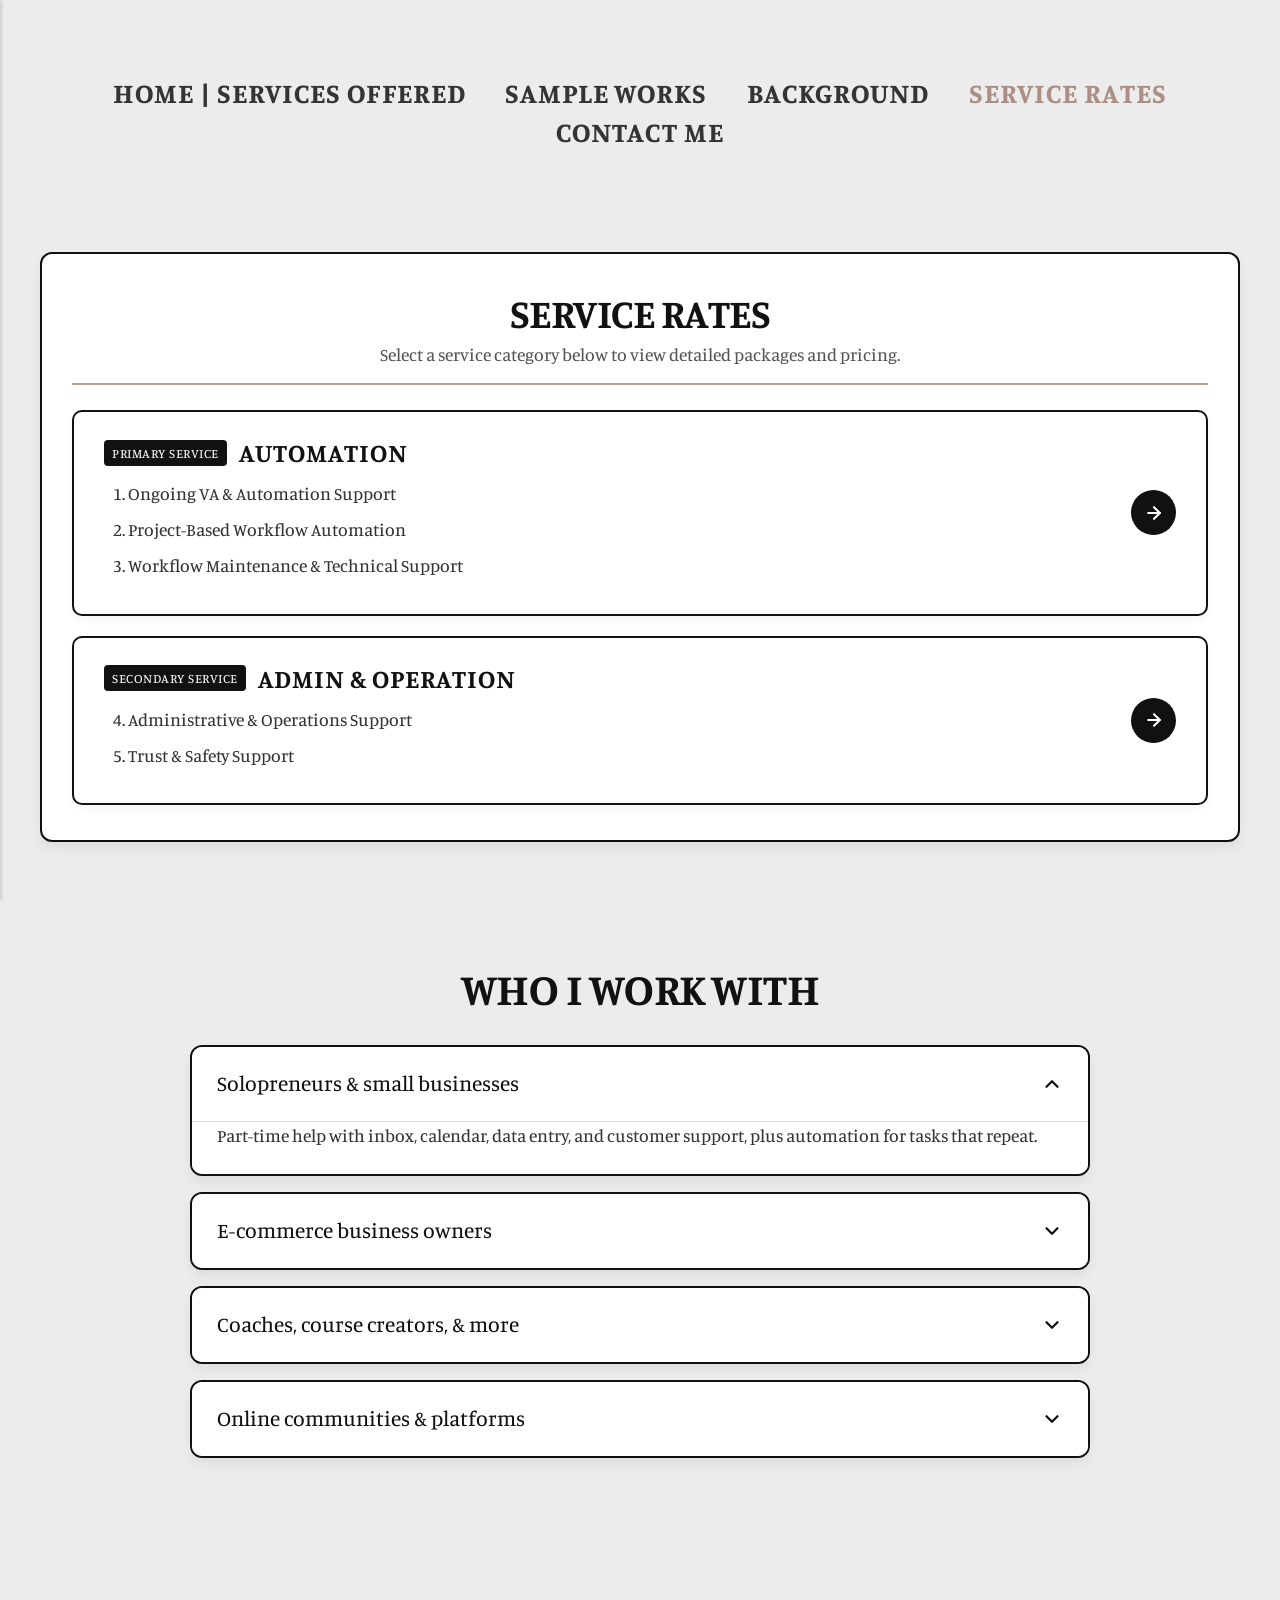
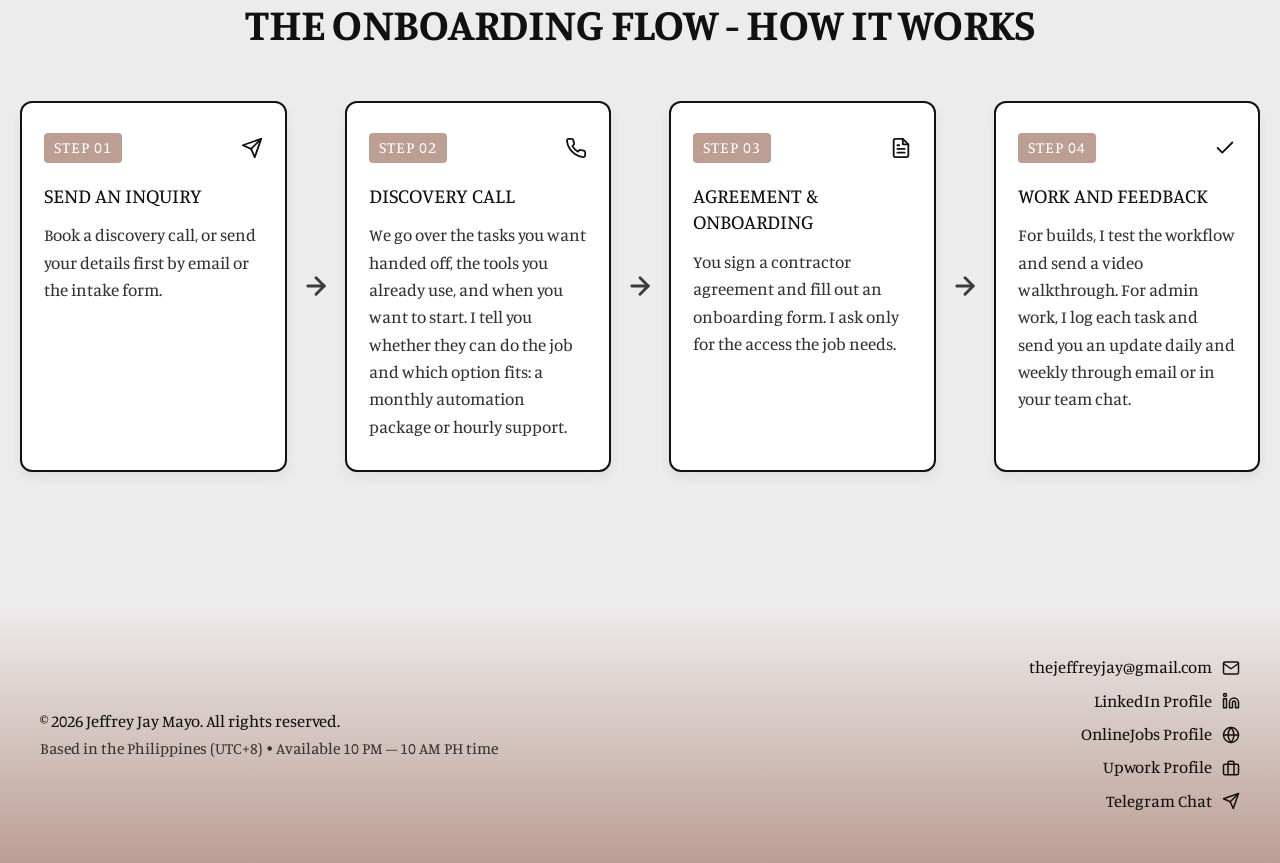
<file: service-rates/index.html>
<!DOCTYPE html><html lang="en"><head><meta charset="utf-8"><meta http-equiv="X-UA-Compatible" content="IE=edge"><meta name="viewport" content="width=device-width,initial-scale=1"><title>Service Rates | Jeffrey Jay</title><meta name="description" content="Virtual assistant &amp; automation specialist in the Philippines. Lead capture &amp; workflow automation with n8n, Make &amp; Zapier; admin &amp; operations support."><meta name="generator" content="Publii Open-Source CMS for Static Site"><meta name="theme-color" content="#BC9E93" media="(prefers-color-scheme: dark)"><meta name="theme-color" content="#BC9E93" media="(prefers-color-scheme: light)"><meta name="msapplication-navbutton-color" content="#BC9E93"><meta name="apple-mobile-web-app-status-bar-style" content="#BC9E93"><link rel="canonical" href="https://thejeffreyjay.github.io/service-rates/"><link rel="alternate" type="application/atom+xml" href="https://thejeffreyjay.github.io/feed.xml" title="Jeffrey Jay | Virtual Assistant &amp; Automation Specialist - RSS"><link rel="alternate" type="application/json" href="https://thejeffreyjay.github.io/feed.json" title="Jeffrey Jay | Virtual Assistant &amp; Automation Specialist - JSON"><meta property="og:title" content="Service Rates | Jeffrey Jay"><meta property="og:site_name" content="Jeffrey Jay | Virtual Assistant &amp; Automation Specialist"><meta property="og:description" content="Virtual assistant &amp; automation specialist in the Philippines. Lead capture &amp; workflow automation with n8n, Make &amp; Zapier; admin &amp; operations support."><meta property="og:url" content="https://thejeffreyjay.github.io/service-rates/"><meta property="og:type" content="article"><link rel="shortcut icon" href="https://thejeffreyjay.github.io/media/website/favicon-16x16.ico" type="image/x-icon"><link rel="preload" href="https://thejeffreyjay.github.io/assets/dynamic/fonts/manuale/manuale.woff2" as="font" type="font/woff2" crossorigin><link rel="preload" href="https://thejeffreyjay.github.io/assets/dynamic/fonts/manuale/manuale-italic.woff2" as="font" type="font/woff2" crossorigin><link rel="stylesheet" href="https://thejeffreyjay.github.io/assets/css/style.css?v&#x3D;ec07b914c4aab4a694b87cedf1bc160a"><script type="application/ld+json">{"@context":"http://schema.org","@type":"Article","mainEntityOfPage":{"@type":"WebPage","@id":"https://thejeffreyjay.github.io/service-rates/"},"headline":"Service Rates | Jeffrey Jay","datePublished":"2026-11-01T16:04+08:00","dateModified":"2026-11-24T11:20+08:00","description":"Virtual assistant & automation specialist in the Philippines. Lead capture & workflow automation with n8n, Make & Zapier; admin & operations support.","author":{"@type":"Person","name":"Jeffrey Jay","url":"https://thejeffreyjay.github.io/authors/jeffreyjay/"},"publisher":{"@type":"Organization","name":"Jeffrey Jay"}}</script><style></style><noscript><style>img[loading] {
                    opacity: 1;
                }</style></noscript><link rel="apple-touch-icon" sizes="180x180" href="https://raw.githubusercontent.com/thejeffreyjay/thejeffreyjay.github.io/main/apple-touch-icon.png"><link rel="icon" type="image/png" sizes="32x32" href="https://raw.githubusercontent.com/thejeffreyjay/thejeffreyjay.github.io/main/favicon-32x32.png"><link rel="icon" type="image/png" sizes="16x16" href="https://raw.githubusercontent.com/thejeffreyjay/thejeffreyjay.github.io/main/favicon-16x16.png"><link rel="shortcut icon" href="https://raw.githubusercontent.com/thejeffreyjay/thejeffreyjay.github.io/main/favicon.ico"><link rel="manifest" href="https://raw.githubusercontent.com/thejeffreyjay/thejeffreyjay.github.io/main/site.webmanifest"><meta name="google-site-verification" content="BoOBuGZK_CP8gIBk7Ib1iD3Lcf3uuALAJfimwMYpoMs"><meta property="og:title" content="Jeffrey Jay | Virtual Assistant & Automation Specialist"><meta property="og:description" content="No-code workflow automations, AI agents, and administrative operations."><meta property="og:image" content="https://thejeffreyjay.github.io/jaybanner.png"></head><body class="page-template"><div id="jayFloatingNav" class="jay-fab-wrapper"><nav class="jay-fab-menu" id="jayFabMenu" aria-label="Quick navigation" aria-hidden="true" inert></nav><button class="jay-fab-toggle" id="jayFabToggle" type="button" aria-label="Open quick navigation" aria-expanded="false" aria-controls="jayFabMenu"><span class="jay-fab-icon" aria-hidden="true"><span></span> <span></span> <span></span></span></button></div><style>.jay-fab-wrapper {
  --jay-fab-size: 56px;
  --jay-fab-offset: 24px;
  --jay-fab-ink: #111111;
  --jay-fab-accent: #bc9e93;
  --jay-fab-surface: #ffffff;
  --jay-fab-motion: 220ms;

  position: fixed;
  right: calc(var(--jay-fab-offset) + env(safe-area-inset-right, 0px));
  bottom: calc(var(--jay-fab-offset) + env(safe-area-inset-bottom, 0px));
  z-index: 9999;
  font-family: inherit;
  opacity: 0;
  visibility: hidden;
  pointer-events: none;
  transform: translate3d(0, 10px, 0) scale(0.98);
  transition:
    opacity var(--jay-fab-motion) ease,
    transform var(--jay-fab-motion) ease,
    visibility 0s linear var(--jay-fab-motion);
}

.jay-fab-wrapper,
.jay-fab-wrapper * {
  box-sizing: border-box;
}

.jay-fab-wrapper.jay-visible {
  opacity: 1;
  visibility: visible;
  pointer-events: auto;
  transform: translate3d(0, 0, 0) scale(1);
  transition-delay: 0s;
}

.jay-fab-toggle {
  appearance: none;
  display: grid;
  place-items: center;
  width: var(--jay-fab-size);
  height: var(--jay-fab-size);
  min-width: 48px;
  min-height: 48px;
  padding: 0;
  border: 1px solid var(--jay-fab-accent);
  border-radius: 50%;
  background: var(--jay-fab-ink);
  color: #ffffff;
  box-shadow: 0 5px 18px rgb(0 0 0 / 20%);
  cursor: pointer;
  touch-action: manipulation;
  -webkit-tap-highlight-color: transparent;
  transition:
    transform 160ms ease,
    background-color 160ms ease,
    color 160ms ease,
    box-shadow 160ms ease;
}

.jay-fab-toggle:focus-visible,
.jay-fab-menu a:focus-visible {
  outline: 3px solid var(--jay-fab-accent);
  outline-offset: 3px;
}

.jay-fab-icon {
  display: flex;
  width: 22px;
  height: 18px;
  flex-direction: column;
  justify-content: space-between;
}

.jay-fab-icon span {
  display: block;
  width: 22px;
  height: 2px;
  border-radius: 2px;
  background: currentColor;
  transform-origin: center;
  transition: transform 180ms ease, opacity 140ms ease;
}

.jay-fab-wrapper.jay-open .jay-fab-toggle {
  background: var(--jay-fab-accent);
  color: var(--jay-fab-ink);
}

.jay-fab-wrapper.jay-open .jay-fab-icon span:first-child {
  transform: translateY(8px) rotate(45deg);
}

.jay-fab-wrapper.jay-open .jay-fab-icon span:nth-child(2) {
  opacity: 0;
  transform: scaleX(0.35);
}

.jay-fab-wrapper.jay-open .jay-fab-icon span:last-child {
  transform: translateY(-8px) rotate(-45deg);
}

.jay-fab-menu {
  position: absolute;
  right: 0;
  bottom: calc(var(--jay-fab-size) + 12px);
  display: flex;
  flex-direction: column-reverse;
  align-items: flex-end;
  gap: 10px;
  width: max-content;
  max-width: calc(100vw - var(--jay-fab-offset) - 16px);
  margin: 0;
  padding: 4px;
  visibility: hidden;
  pointer-events: none;
  transition: visibility 0s linear var(--jay-fab-motion);
}

.jay-fab-menu a {
  display: flex;
  align-items: center;
  justify-content: flex-end;
  min-height: 48px;
  max-width: 100%;
  padding: 11px 16px;
  border: 1px solid var(--jay-fab-accent);
  border-radius: 999px;
  background: var(--jay-fab-surface);
  color: var(--jay-fab-ink);
  box-shadow: 0 3px 12px rgb(0 0 0 / 12%);
  font-size: 0.9rem;
  font-weight: 600;
  line-height: 1.25;
  text-align: right;
  text-decoration: none;
  white-space: normal;
  overflow-wrap: anywhere;
  opacity: 0;
  pointer-events: none;
  transform: translate3d(0, 8px, 0) scale(0.97);
  transition:
    opacity 160ms ease,
    transform 200ms cubic-bezier(0.2, 0.8, 0.2, 1),
    background-color 150ms ease,
    color 150ms ease,
    border-color 150ms ease;
  transition-delay: 0s;
}

.jay-fab-wrapper.jay-open .jay-fab-menu {
  visibility: visible;
  pointer-events: auto;
  transition-delay: 0s;
}

.jay-fab-wrapper.jay-open .jay-fab-menu a {
  opacity: 1;
  pointer-events: auto;
  transform: translate3d(0, 0, 0) scale(1);
  transition-delay: calc(var(--jay-fab-item-index, 0) * 35ms);
}

@media (hover: hover) and (pointer: fine) {
  .jay-fab-toggle:hover {
    background: var(--jay-fab-accent);
    color: var(--jay-fab-ink);
    box-shadow: 0 7px 20px rgb(0 0 0 / 23%);
    transform: translateY(-2px);
  }

  .jay-fab-menu a:hover {
    border-color: var(--jay-fab-ink);
    background: var(--jay-fab-ink);
    color: #ffffff;
    transform: translate3d(0, -2px, 0) scale(1.01);
  }
}

.jay-fab-toggle:active {
  transform: scale(0.96);
}

@media (max-width: 768px) {
  .jay-fab-wrapper {
    --jay-fab-offset: 16px;
  }
}

@media (prefers-reduced-motion: reduce) {
  .jay-fab-wrapper,
  .jay-fab-wrapper *,
  .jay-fab-wrapper *::before,
  .jay-fab-wrapper *::after {
    scroll-behavior: auto !important;
    animation-duration: 0.01ms !important;
    animation-iteration-count: 1 !important;
    transition-duration: 0.01ms !important;
    transition-delay: 0ms !important;
  }
}</style><script>(() => {
  const initializeFloatingNav = () => {
    const wrapper = document.getElementById("jayFloatingNav");
    const toggle = document.getElementById("jayFabToggle");
    const menu = document.getElementById("jayFabMenu");
    if (!wrapper || !toggle || !menu) return;

    const rawPath = window.location.pathname.toLowerCase();
    const cleanPath = rawPath.replace(/\/index\.html$/, "").replace(/\/+$/, "") || "/";
    
    const isSampleWorks = cleanPath.includes("sample-works");
    const isBackground = cleanPath.includes("background");
    const isServiceRates = cleanPath.includes("service-rates");
    const isContact = cleanPath.includes("contact-me");
    const isHomePage = !isSampleWorks && !isBackground && !isServiceRates && !isContact;

    const navItems = [
      { 
        name: "Return to Home", 
        url: "https://thejeffreyjay.github.io/", 
        show: !isHomePage 
      },
      { 
        name: "Sample Works", 
        url: "https://thejeffreyjay.github.io/sample-works/", 
        show: !isSampleWorks 
      },
      { 
        name: "Background", 
        url: "https://thejeffreyjay.github.io/background/", 
        show: !isBackground 
      },
      { 
        name: "Service Rates", 
        url: "https://thejeffreyjay.github.io/service-rates/", 
        show: !isServiceRates 
      },
      { 
        name: "Contact Me", 
        url: "https://thejeffreyjay.github.io/contact-me/", 
        show: !isContact 
      }
    ];

    const fragment = document.createDocumentFragment();

    navItems.forEach((item) => {
      if (!item.show) return;
      const link = document.createElement("a");
      link.href = item.url;
      link.textContent = item.name;
      link.style.setProperty("--jay-fab-item-index", String(fragment.childElementCount));
      fragment.appendChild(link);
    });

    menu.replaceChildren(fragment);

    const setOpen = (open) => {
      wrapper.classList.toggle("jay-open", open);
      toggle.setAttribute("aria-expanded", String(open));
      toggle.setAttribute("aria-label", open ? "Close quick navigation" : "Open quick navigation");
      menu.setAttribute("aria-hidden", String(!open));
      menu.inert = !open;
    };

    const mobileViewport = window.matchMedia("(max-width: 768px)");
    let scrollFrame = 0;

    const updateVisibility = () => {
      const maxScroll = Math.max(0, document.documentElement.scrollHeight - window.innerHeight);
      const scrollPercent = maxScroll > 0 ? (window.scrollY / maxScroll) * 100 : 0;
      const threshold = mobileViewport.matches ? 20 : 50;
      const shouldShow = maxScroll > 0 && scrollPercent >= threshold;
      const isVisible = wrapper.classList.contains("jay-visible");

      if (shouldShow === isVisible) return;
      wrapper.classList.toggle("jay-visible", shouldShow);
      if (!shouldShow) setOpen(false);
    };

    const scheduleVisibilityUpdate = () => {
      if (scrollFrame) return;
      scrollFrame = window.requestAnimationFrame(() => {
        scrollFrame = 0;
        updateVisibility();
      });
    };

    window.addEventListener("scroll", scheduleVisibilityUpdate, { passive: true });
    window.addEventListener("resize", scheduleVisibilityUpdate, { passive: true });
    window.addEventListener("load", scheduleVisibilityUpdate, { once: true });
    updateVisibility();

    toggle.addEventListener("click", () => {
      setOpen(toggle.getAttribute("aria-expanded") !== "true");
    });

    document.addEventListener("click", (event) => {
      if (!wrapper.contains(event.target)) setOpen(false);
    });

    document.addEventListener("keydown", (event) => {
      if (event.key === "Escape" && wrapper.classList.contains("jay-open")) {
        setOpen(false);
        toggle.focus();
      }
    });
  };

  if (document.readyState === "loading") {
    document.addEventListener("DOMContentLoaded", initializeFloatingNav, { once: true });
  } else {
    initializeFloatingNav();
  }
})();</script><div class="container"><header class="header"><a class="logo" href="https://thejeffreyjay.github.io/">Jeffrey Jay | Virtual Assistant &amp; Automation Specialist</a><nav class="navbar js-navbar"><button class="navbar__toggle js-toggle" aria-label="Menu"><span class="navbar__toggle-box"><span class="navbar__toggle-inner">Menu</span></span></button><ul class="navbar__menu"><li><a href="https://thejeffreyjay.github.io/" target="_self">Home | Services Offered</a></li><li><a href="https://thejeffreyjay.github.io/sample-works/" target="_self">Sample Works</a></li><li><a href="https://thejeffreyjay.github.io/background/" target="_self">Background</a></li><li class="active has-submenu"><a href="https://thejeffreyjay.github.io/service-rates/" target="_self" aria-haspopup="true">Service Rates</a><ul class="navbar__submenu level-2" aria-hidden="true"><li><a href="https://thejeffreyjay.github.io/service-rates/automation/" target="_self">Automation: Primary</a></li><li><a href="https://thejeffreyjay.github.io/service-rates/admin/" target="_self">Admin: Secondary</a></li></ul></li><li><a href="https://thejeffreyjay.github.io/contact-me/" target="_self">Contact Me</a></li></ul></nav></header><main class="page"><article class="content wrapper"><header class="hero"><h1>Service Rates | Jeffrey Jay</h1></header><div class="content__entry"><div><div style="width: 100vw; position: relative; left: 50%; right: 50%; margin-left: -50vw; margin-right: -50vw; background-color: #EDECED; padding: 40px 20px 40px 20px; box-sizing: border-box; font-family: inherit;"><style>.service-nav-wrapper {
      max-width: 1200px;
      margin: 0 auto;
    }
    
    .service-nav-main-card {
      position: relative;
      background-color: #ffffff;
      color: #111111;
      border: 2px solid #111111;
      border-radius: 12px;
      padding: 35px 30px;
      box-shadow: 0 6px 12px rgba(0,0,0,0.06);
    }

    .service-nav-header {
      text-align: center;
      margin-bottom: 25px;
      border-bottom: 2px solid #BC9E93;
      padding-bottom: 15px;
    }

    .service-nav-title {
      font-size: 2.2rem;
      font-weight: 800;
      color: #111111;
      margin: 0 0 5px 0;
      letter-spacing: -0.5px;
    }

    .service-nav-subtitle {
      font-size: 0.95rem;
      color: #555555;
      margin: 0;
    }

    .service-row-card {
      display: flex;
      align-items: center;
      justify-content: space-between;
      text-decoration: none;
      color: inherit;
      background-color: #ffffff;
      border: 2px solid #111111;
      border-radius: 10px;
      padding: 25px 30px;
      margin-bottom: 20px;
      position: relative;
      overflow: hidden;
      box-shadow: 0 4px 8px rgba(0,0,0,0.04);
      transition: transform 0.3s ease, box-shadow 0.3s ease, background-color 0.3s ease;
    }

    .service-row-card:last-child {
      margin-bottom: 0;
    }

    .service-row-card::before {
      content: '';
      position: absolute;
      top: 0; left: 0; right: 0; bottom: 0;
      background: radial-gradient(circle 250px at var(--x, 50%) var(--y, 50%), rgba(188, 158, 147, 0.35), transparent 80%);
      opacity: 0;
      transition: opacity 0.2s ease;
      pointer-events: none;
      z-index: 1;
    }

    .service-row-card:hover::before {
      opacity: 1;
    }

    .service-row-card:hover {
      transform: translateY(-4px);
      box-shadow: 0 10px 20px rgba(0,0,0,0.1);
      border-color: #111111;
    }

    .service-row-content {
      position: relative;
      z-index: 2;
      flex-grow: 1;
      padding-right: 20px;
    }

    .service-row-top {
      display: flex;
      align-items: center;
      gap: 12px;
      margin-bottom: 12px;
      flex-wrap: wrap;
    }

    .service-badge {
      background-color: #111111;
      color: #ffffff;
      font-size: 0.7rem;
      font-weight: 700;
      text-transform: uppercase;
      letter-spacing: 0.5px;
      padding: 4px 8px;
      border-radius: 4px;
      white-space: nowrap;
    }

    .service-row-name {
      font-size: 1.4rem;
      font-weight: 800;
      color: #111111;
      margin: 0;
    }

    .service-row-list {
      list-style: none;
      margin: 0;
      padding-left: 0;
      font-size: 0.95rem;
      color: #333333;
      line-height: 1.6;
    }

    .service-row-list li {
      margin-bottom: 3px;
    }

    .service-arrow-box {
      position: relative;
      z-index: 2;
      display: flex;
      align-items: center;
      justify-content: center;
      width: 45px;
      height: 45px;
      background-color: #111111;
      color: #ffffff;
      border-radius: 50%;
      flex-shrink: 0;
      transition: transform 0.3s ease, background-color 0.3s ease;
    }

    .service-row-card:hover .service-arrow-box {
      transform: translateX(4px);
      background-color: #BC9E93;
    }

    @media (max-width: 768px) {
      .service-nav-main-card {
        padding: 16px 12px !important;
        border-radius: 8px !important;
        border-width: 1px !important;
      }
      .service-nav-header {
        margin-bottom: 15px !important;
        padding-bottom: 10px !important;
      }
      .service-nav-title {
        font-size: 1.3rem !important;
      }
      .service-nav-subtitle {
        font-size: 0.75rem !important;
      }
      .service-row-card {
        padding: 14px 12px !important;
        border-radius: 6px !important;
        border-width: 1px !important;
        margin-bottom: 12px !important;
      }
      .service-row-top {
        gap: 8px !important;
        margin-bottom: 8px !important;
      }
      .service-badge {
        font-size: 0.5rem !important;
        padding: 2px 5px !important;
      }
      .service-row-name {
        font-size: 0.95rem !important;
      }
      .service-row-list {
        font-size: 0.7rem !important;
        padding-left: 0 !important;
        line-height: 1.4 !important;
      }
      .service-row-list li {
        margin-bottom: 2px !important;
      }
      .service-arrow-box {
        width: 32px !important;
        height: 32px !important;
      }
      .service-arrow-box svg {
        width: 14px !important;
        height: 14px !important;
      }
    }</style><div class="service-nav-wrapper"><div class="service-nav-main-card"><div class="service-nav-header"><h2 class="service-nav-title">SERVICE RATES</h2><p class="service-nav-subtitle">Select a service category below to view detailed packages and pricing.</p></div><a href="https://thejeffreyjay.github.io/service-rates/automation" class="service-row-card"><div class="service-row-content"><div class="service-row-top"><span class="service-badge">Primary Service</span><h3 class="service-row-name">Automation</h3></div><ul class="service-row-list"><li>1. Ongoing VA &amp; Automation Support</li><li>2. Project-Based Workflow Automation</li><li>3. Workflow Maintenance &amp; Technical Support</li></ul></div><div class="service-arrow-box"><svg width="20" height="20" viewBox="0 0 24 24" fill="none" stroke="currentColor" stroke-width="2.5" stroke-linecap="round" stroke-linejoin="round"><line x1="5" y1="12" x2="19" y2="12"></line><polyline points="12 5 19 12 12 19"></polyline></svg></div></a><a href="https://thejeffreyjay.github.io/service-rates/admin" class="service-row-card"><div class="service-row-content"><div class="service-row-top"><span class="service-badge">Secondary Service</span><h3 class="service-row-name">Admin &amp; Operation</h3></div><ul class="service-row-list"><li>4. Administrative &amp; Operations Support</li><li>5. Trust &amp; Safety Support</li></ul></div><div class="service-arrow-box"><svg width="20" height="20" viewBox="0 0 24 24" fill="none" stroke="currentColor" stroke-width="2.5" stroke-linecap="round" stroke-linejoin="round"><line x1="5" y1="12" x2="19" y2="12"></line><polyline points="12 5 19 12 12 19"></polyline></svg></div></a></div></div></div><script>const serviceCards = document.querySelectorAll('.service-row-card');
  serviceCards.forEach(card => {
    let ticking = false;
    card.addEventListener('mousemove', (e) => {
      if (!ticking) {
        window.requestAnimationFrame(() => {
          const rect = card.getBoundingClientRect();
          const x = e.clientX - rect.left;
          const y = e.clientY - rect.top;
          card.style.setProperty('--x', `${x}px`);
          card.style.setProperty('--y', `${y}px`);
          ticking = false;
        });
        ticking = true;
      }
    });
  });</script></div><div><div style="width: 100vw; position: relative; left: 50%; right: 50%; margin-left: -50vw; margin-right: -50vw; background-color: #EDECED; padding: 40px 20px 40px 20px; box-sizing: border-box; font-family: inherit;"><style>.ref-wrapper {
      max-width: 900px;
      margin: 0 auto;
    }
    
    .ref-section-title {
      text-align: center;
      font-size: 2.4rem;
      font-weight: 800;
      color: #111111;
      margin-bottom: 30px;
      letter-spacing: -0.5px;
    }

    .ref-accordion-container {
      display: flex;
      flex-direction: column;
      gap: 16px;
    }

    .ref-card {
      position: relative;
      overflow: hidden;
      background-color: #ffffff;
      color: #111111;
      border: 2px solid #111111;
      border-radius: 12px;
      box-shadow: 0 6px 12px rgba(0,0,0,0.06);
      cursor: default;
      transition: transform 0.3s ease, box-shadow 0.3s ease;
      text-align: left;
    }

    .ref-card::before {
      content: '';
      position: absolute;
      top: 0; left: 0; right: 0; bottom: 0;
      background: radial-gradient(circle 300px at var(--x, 50%) var(--y, 50%), rgba(188, 158, 147, 0.40), transparent 80%);
      opacity: 0;
      transition: opacity 0.2s ease;
      pointer-events: none;
      z-index: 1;
    }

    .ref-card:hover::before {
      opacity: 1;
    }

    .ref-card:hover {
      transform: translateY(-3px);
      box-shadow: 0 12px 24px rgba(0,0,0,0.12);
    }

    .ref-card > * {
      position: relative;
      z-index: 2;
    }

    .ref-header {
      padding: 22px 25px;
      font-size: 1.15rem;
      font-weight: 800;
      color: #111111;
      display: flex;
      justify-content: space-between;
      align-items: center;
      cursor: pointer;
      user-select: none;
      background-color: #ffffff;
      transition: background-color 0.2s ease;
    }

    .ref-header:hover {
      background-color: #faf9f9;
    }

    .ref-icon {
      width: 22px;
      height: 22px;
      transition: transform 0.3s ease;
      flex-shrink: 0;
      stroke: #111111;
    }

    .ref-card.active .ref-icon {
      transform: rotate(180deg);
    }

    .ref-content {
      max-height: 0;
      overflow: hidden;
      transition: max-height 0.35s ease-out, padding 0.35s ease-out;
      padding: 0 25px;
      font-size: 0.95rem;
      line-height: 1.6;
      color: #333333;
      background-color: #ffffff;
      border-top: 0px solid #e0e0e0;
    }

    .ref-card.active .ref-content {
      max-height: 200px;
      padding: 0 25px 24px 25px;
      border-top-width: 1px;
    }

    @media (max-width: 768px) {
      .ref-section-title {
        font-size: 1.5rem !important;
        margin-bottom: 20px !important;
      }
      .ref-card {
        border-radius: 8px !important;
        border-width: 1.5px !important;
      }
      .ref-header {
        padding: 14px 16px !important;
        font-size: 0.85rem !important;
      }
      .ref-icon {
        width: 16px !important;
        height: 16px !important;
      }
      .ref-content {
        font-size: 0.75rem !important;
        line-height: 1.4 !important;
        padding: 0 16px !important;
      }
      .ref-card.active .ref-content {
        padding: 0 16px 14px 16px !important;
      }
    }</style><div class="ref-wrapper"><h2 class="ref-section-title">WHO I WORK WITH</h2><div class="ref-accordion-container"><div class="ref-card active"><div class="ref-header"><span>Solopreneurs & small businesses</span> <svg class="ref-icon" viewBox="0 0 24 24" fill="none" stroke-width="2.5" stroke-linecap="round" stroke-linejoin="round"><polyline points="6 9 12 15 18 9"></polyline></svg></div><div class="ref-content">Part-time help with inbox, calendar, data entry, and customer support, plus automation for tasks that repeat.</div></div><div class="ref-card"><div class="ref-header"><span>E-commerce business owners</span> <svg class="ref-icon" viewBox="0 0 24 24" fill="none" stroke-width="2.5" stroke-linecap="round" stroke-linejoin="round"><polyline points="6 9 12 15 18 9"></polyline></svg></div><div class="ref-content">I can set up AI assistants, order alerts for your team, generate customer receipts and more.</div></div><div class="ref-card"><div class="ref-header"><span>Coaches, course creators, & more</span> <svg class="ref-icon" viewBox="0 0 24 24" fill="none" stroke-width="2.5" stroke-linecap="round" stroke-linejoin="round"><polyline points="6 9 12 15 18 9"></polyline></svg></div><div class="ref-content">Bookings, inquiries, and follow-up emails pile up. Workflows log each booking in a CRM or spreadsheet and send welcome emails, while inbox and calendar management keep daily communication organized.</div></div><div class="ref-card"><div class="ref-header"><span>Online communities & platforms</span> <svg class="ref-icon" viewBox="0 0 24 24" fill="none" stroke-width="2.5" stroke-linecap="round" stroke-linejoin="round"><polyline points="6 9 12 15 18 9"></polyline></svg></div><div class="ref-content">Review posts, comments, user profiles, and submitted media for policy compliance. Clear spam, remove violating content, escalate high-risk cases, and handle user appeals through a ticketing system to keep community spaces safe and protect brand reputation.</div></div></div></div></div><script>const refCards = document.querySelectorAll('.ref-card');
  refCards.forEach(card => {
    let ticking = false;
    card.addEventListener('mousemove', (e) => {
      if (!ticking) {
        window.requestAnimationFrame(() => {
          const rect = card.getBoundingClientRect();
          const x = e.clientX - rect.left;
          const y = e.clientY - rect.top;
          card.style.setProperty('--x', `${x}px`);
          card.style.setProperty('--y', `${y}px`);
          ticking = false;
        });
        ticking = true;
      }
    });

    const header = card.querySelector('.ref-header');
    header.addEventListener('click', () => {
      const isActive = card.classList.contains('active');
      
      refCards.forEach(c => c.classList.remove('active'));
      
      if (!isActive) {
        card.classList.add('active');
      }
    });
  });</script></div><div><div style="width: 100vw; position: relative; left: 50%; right: 50%; margin-left: -50vw; margin-right: -50vw; background-color: #EDECED; padding: 60px 20px; box-sizing: border-box; font-family: inherit;"><style>.onboarding-wrapper {
      max-width: 1250px;
      margin: 0 auto;
    }
    
    .onboarding-section-title {
      text-align: center;
      font-size: 2.4rem;
      font-weight: 800;
      color: #111111;
      margin-bottom: 50px;
      letter-spacing: -0.5px;
    }

    .onboarding-flex-container {
      display: flex;
      align-items: stretch;
      justify-content: space-between;
      gap: 15px;
    }

    .onboarding-card {
      position: relative;
      overflow: hidden;
      background-color: #ffffff;
      color: #111111;
      border: 2px solid #111111;
      border-radius: 12px;
      padding: 30px 22px;
      flex: 1;
      min-width: 0;
      display: flex;
      flex-direction: column;
      justify-content: space-between;
      box-shadow: 0 6px 12px rgba(0,0,0,0.06);
      cursor: default;
      transition: transform 0.3s ease, box-shadow 0.3s ease;
    }

    .onboarding-card::before {
      content: '';
      position: absolute;
      top: 0; left: 0; right: 0; bottom: 0;
      background: radial-gradient(circle 180px at var(--x, 50%) var(--y, 50%), rgba(188, 158, 147, 0.45), transparent 80%);
      opacity: 0;
      transition: opacity 0.2s ease;
      pointer-events: none;
      z-index: 1;
    }

    .onboarding-card:hover::before {
      opacity: 1;
    }

    .onboarding-card:hover {
      transform: translateY(-6px);
      box-shadow: 0 12px 24px rgba(0,0,0,0.12);
    }

    .onboarding-card > * {
      position: relative;
      z-index: 2;
    }

    .onboarding-step-header {
      display: flex;
      align-items: center;
      justify-content: space-between;
      margin-bottom: 20px;
    }

    .onboarding-step-number {
      font-size: 0.85rem;
      font-weight: 700;
      text-transform: uppercase;
      letter-spacing: 1px;
      background: #BC9E93;
      color: #fff;
      padding: 4px 10px;
      border-radius: 4px;
    }

    .onboarding-step-title {
      font-size: 1.1rem;
      font-weight: 800;
      color: #111111;
      margin-bottom: 12px;
      line-height: 1.3;
    }

    .onboarding-step-desc {
      font-size: 0.92rem;
      line-height: 1.6;
      color: #333333;
      margin: 0;
    }

    .onboarding-arrow {
      display: flex;
      align-items: center;
      justify-content: center;
      color: #111111;
      flex-shrink: 0;
      opacity: 0.8;
      transition: transform 0.2s ease;
    }

    .onboarding-arrow:hover {
      transform: translateX(3px);
    }

    @media (max-width: 1024px) {
      .onboarding-flex-container {
        display: grid !important;
        grid-template-columns: repeat(2, 1fr) !important;
        gap: 10px !important;
      }
      .onboarding-arrow {
        display: none !important;
      }
      .onboarding-card {
        padding: 12px 10px !important;
        border-radius: 8px !important;
        border-width: 1px !important;
      }
      .onboarding-section-title {
        font-size: 1.5rem !important;
        margin-bottom: 25px !important;
      }
      .onboarding-step-header {
        margin-bottom: 10px !important;
      }
      .onboarding-step-number {
        font-size: 0.6rem !important;
        padding: 2px 6px !important;
      }
      .onboarding-step-title {
        font-size: 0.8rem !important;
        margin-bottom: 6px !important;
      }
      .onboarding-step-desc {
        font-size: 0.65rem !important;
        line-height: 1.3 !important;
      }
      .onboarding-card svg {
        width: 14px !important;
        height: 14px !important;
      }
    }</style><div class="onboarding-wrapper"><h2 class="onboarding-section-title">THE ONBOARDING FLOW - HOW IT WORKS</h2><div class="onboarding-flex-container"><div class="onboarding-card"><div><div class="onboarding-step-header"><span class="onboarding-step-number">Step 01</span> <svg width="22" height="22" viewBox="0 0 24 24" fill="none" stroke="#111111" stroke-width="2" stroke-linecap="round" stroke-linejoin="round"><line x1="22" y1="2" x2="11" y2="13"></line><polygon points="22 2 15 22 11 13 2 9 22 2"></polygon></svg></div><div class="onboarding-step-title">SEND AN INQUIRY</div><p class="onboarding-step-desc">Book a discovery call, or send your details first by email or the intake form.</p></div></div><div class="onboarding-arrow"><svg width="28" height="28" viewBox="0 0 24 24" fill="none" stroke="currentColor" stroke-width="2.5" stroke-linecap="round" stroke-linejoin="round"><line x1="5" y1="12" x2="19" y2="12"></line><polyline points="12 5 19 12 12 19"></polyline></svg></div><div class="onboarding-card"><div><div class="onboarding-step-header"><span class="onboarding-step-number">Step 02</span> <svg width="22" height="22" viewBox="0 0 24 24" fill="none" stroke="#111111" stroke-width="2" stroke-linecap="round" stroke-linejoin="round"><path d="M22 16.92v3a2 2 0 0 1-2.18 2 19.79 19.79 0 0 1-8.63-3.07 19.5 19.5 0 0 1-6-6 19.79 19.79 0 0 1-3.07-8.67A2 2 0 0 1 4.11 2h3a2 2 0 0 1 2 1.72 12.84 12.84 0 0 0 .7 2.81 2 2 0 0 1-.45 2.11L8.09 9.91a16 16 0 0 0 6 6l1.27-1.27a2 2 0 0 1 2.11-.45 12.84 12.84 0 0 0 2.81.7A2 2 0 0 1 22 16.92z"></path></svg></div><div class="onboarding-step-title">DISCOVERY CALL</div><p class="onboarding-step-desc">We go over the tasks you want handed off, the tools you already use, and when you want to start. I tell you whether they can do the job and which option fits: a monthly automation package or hourly support.</p></div></div><div class="onboarding-arrow"><svg width="28" height="28" viewBox="0 0 24 24" fill="none" stroke="currentColor" stroke-width="2.5" stroke-linecap="round" stroke-linejoin="round"><line x1="5" y1="12" x2="19" y2="12"></line><polyline points="12 5 19 12 12 19"></polyline></svg></div><div class="onboarding-card"><div><div class="onboarding-step-header"><span class="onboarding-step-number">Step 03</span> <svg width="22" height="22" viewBox="0 0 24 24" fill="none" stroke="#111111" stroke-width="2" stroke-linecap="round" stroke-linejoin="round"><path d="M14 2H6a2 2 0 0 0-2 2v16a2 2 0 0 0 2 2h12a2 2 0 0 0 2-2V8z"></path><polyline points="14 2 14 8 20 8"></polyline><line x1="16" y1="13" x2="8" y2="13"></line><line x1="16" y1="17" x2="8" y2="17"></line><polyline points="10 9 9 9 8 9"></polyline></svg></div><div class="onboarding-step-title">AGREEMENT &amp; ONBOARDING</div><p class="onboarding-step-desc">You sign a contractor agreement and fill out an onboarding form. I ask only for the access the job needs.</p></div></div><div class="onboarding-arrow"><svg width="28" height="28" viewBox="0 0 24 24" fill="none" stroke="currentColor" stroke-width="2.5" stroke-linecap="round" stroke-linejoin="round"><line x1="5" y1="12" x2="19" y2="12"></line><polyline points="12 5 19 12 12 19"></polyline></svg></div><div class="onboarding-card"><div><div class="onboarding-step-header"><span class="onboarding-step-number">Step 04</span> <svg width="22" height="22" viewBox="0 0 24 24" fill="none" stroke="#111111" stroke-width="2" stroke-linecap="round" stroke-linejoin="round"><polyline points="20 6 9 17 4 12"></polyline></svg></div><div class="onboarding-step-title">WORK AND FEEDBACK</div><p class="onboarding-step-desc">For builds, I test the workflow and send a video walkthrough. For admin work, I log each task and send you an update daily and weekly through email or in your team chat.</p></div></div></div></div></div><script>const onboardingCards = document.querySelectorAll('.onboarding-card');
  onboardingCards.forEach(card => {
    let ticking = false;
    card.addEventListener('mousemove', (e) => {
      if (!ticking) {
        window.requestAnimationFrame(() => {
          const rect = card.getBoundingClientRect();
          const x = e.clientX - rect.left;
          const y = e.clientY - rect.top;
          card.style.setProperty('--x', `${x}px`);
          card.style.setProperty('--y', `${y}px`);
          ticking = false;
        });
        ticking = true;
      }
    });
  });</script></div></div></article></main><footer class="footer"><div class="footer__copyright">thejeffreyjay.github.io</div></footer></div><script>window.publiiThemeMenuConfig={mobileMenuMode:'sidebar',animationSpeed:300,submenuWidth:'auto',doubleClickTime:500,mobileMenuExpandableSubmenus:false,relatedContainerForOverlayMenuSelector:'.navbar',};</script><script defer="defer" src="https://thejeffreyjay.github.io/assets/js/scripts.min.js?v&#x3D;b103b2211e74472ffa1a0d35c0918ecc"></script><script>/*<![CDATA[*/var images=document.querySelectorAll("img[loading]");for(var i=0;i<images.length;i++){if(images[i].complete){images[i].classList.add("is-loaded")}else{images[i].addEventListener("load",function(){this.classList.add("is-loaded")},false)}};/*]]>*/</script><div style="width: 100vw; position: relative; left: 50%; right: 50%; margin-left: -50vw; margin-right: -50vw; padding: 50px 20px; box-sizing: border-box; background: linear-gradient(to bottom, #EDECED 0%, #BC9E93 100%); font-family: inherit;"><div style="max-width: 1200px; margin: 0 auto; display: flex; flex-wrap: wrap; justify-content: space-between; align-items: center; gap: 30px; box-sizing: border-box;"><div style="font-size: 0.9rem; color: #111111; line-height: 1.6; text-align: left; flex: 1; min-width: 280px;">&copy; 2026 Jeffrey Jay Mayo. All rights reserved.<br><span style="color: #333333; font-size: 0.85rem;">Based in the Philippines (UTC+8) &bull; Available 10 PM – 10 AM PH time</span></div><div style="font-size: 0.9rem; display: flex; flex-direction: column; gap: 10px; text-align: left; flex: 1; min-width: 280px; align-items: flex-end;"><a href="mailto:thejeffreyjay@gmail.com" style="color: #111111; text-decoration: none; font-weight: 500; display: flex; align-items: center; gap: 10px;">thejeffreyjay@gmail.com <svg width="18" height="18" viewBox="0 0 24 24" fill="none" stroke="currentColor" stroke-width="2" stroke-linecap="round" stroke-linejoin="round"><path d="M4 4h16c1.1 0 2 .9 2 2v12c0 1.1-.9 2-2 2H4c-1.1 0-2-.9-2-2V6c0-1.1.9-2 2-2z"></path><polyline points="22,6 12,13 2,6"></polyline></svg> </a><a href="https://www.linkedin.com/in/thejeffreyjay/" target="_blank" rel="noopener noreferrer" style="color: #111111; text-decoration: none; font-weight: 500; display: flex; align-items: center; gap: 10px;">LinkedIn Profile <svg width="18" height="18" viewBox="0 0 24 24" fill="none" stroke="currentColor" stroke-width="2" stroke-linecap="round" stroke-linejoin="round"><path d="M16 8a6 6 0 0 1 6 6v7h-4v-7a2 2 0 0 0-2-2 2 2 0 0 0-2 2v7h-4v-7a6 6 0 0 1 6-6z"></path><rect x="2" y="9" width="4" height="12"></rect><circle cx="4" cy="4" r="2"></circle></svg> </a><a href="https://www.onlinejobs.ph/jobseekers/info/4846988" target="_blank" rel="noopener noreferrer" style="color: #111111; text-decoration: none; font-weight: 500; display: flex; align-items: center; gap: 10px;">OnlineJobs Profile <svg width="18" height="18" viewBox="0 0 24 24" fill="none" stroke="currentColor" stroke-width="2" stroke-linecap="round" stroke-linejoin="round"><circle cx="12" cy="12" r="10"></circle><line x1="2" y1="12" x2="22" y2="12"></line><path d="M12 2a15.3 15.3 0 0 1 4 10 15.3 15.3 0 0 1-4 10 15.3 15.3 0 0 1-4-10 15.3 15.3 0 0 1 4-10z"></path></svg> </a><a href="https://www.upwork.com/freelancers/~0126e845f1f9ab0147?mp_source=share" target="_blank" rel="noopener noreferrer" style="color: #111111; text-decoration: none; font-weight: 500; display: flex; align-items: center; gap: 10px;">Upwork Profile <svg width="18" height="18" viewBox="0 0 24 24" fill="none" stroke="currentColor" stroke-width="2" stroke-linecap="round" stroke-linejoin="round"><rect x="2" y="7" width="20" height="14" rx="2" ry="2"></rect><path d="M16 21V5a2 2 0 0 0-2-2h-4a2 2 0 0 0-2 2v16"></path></svg> </a><a href="https://t.me/thejeffreyjay" target="_blank" rel="noopener noreferrer" style="color: #111111; text-decoration: none; font-weight: 500; display: flex; align-items: center; gap: 10px;">Telegram Chat <svg width="18" height="18" viewBox="0 0 24 24" fill="none" stroke="currentColor" stroke-width="2" stroke-linecap="round" stroke-linejoin="round"><line x1="22" y1="2" x2="11" y2="13"></line><polygon points="22 2 15 22 11 13 2 9 22 2"></polygon></svg></a></div></div></div><script>(function() {
			var originalTitle = document.title;
			var timeout;
			document.addEventListener("visibilitychange", function() {
				if (document.hidden) {
					document.title = "⚙️ Need workflow automation help? | Jeffrey Jay";
				} else {
					clearTimeout(timeout);
					document.title = "👋 Welcome back! | Jeffrey Jay";
							setTimeout(function() {
								document.title = originalTitle;
							}, 2000);
				}
			});
		})();</script><script src="https://thejeffreyjay.github.io/media/plugins/pagePrefetching/quicklink.umd.js"></script><script>window.addEventListener('load', () => {
					quicklink.listen({
						prerender: true,
						el: document.querySelector('body'),
						delay: 0,
						limit: Infinity,
						throttle: Infinity,
						timeout: 2000
					});
				});</script></body></html>
</file>
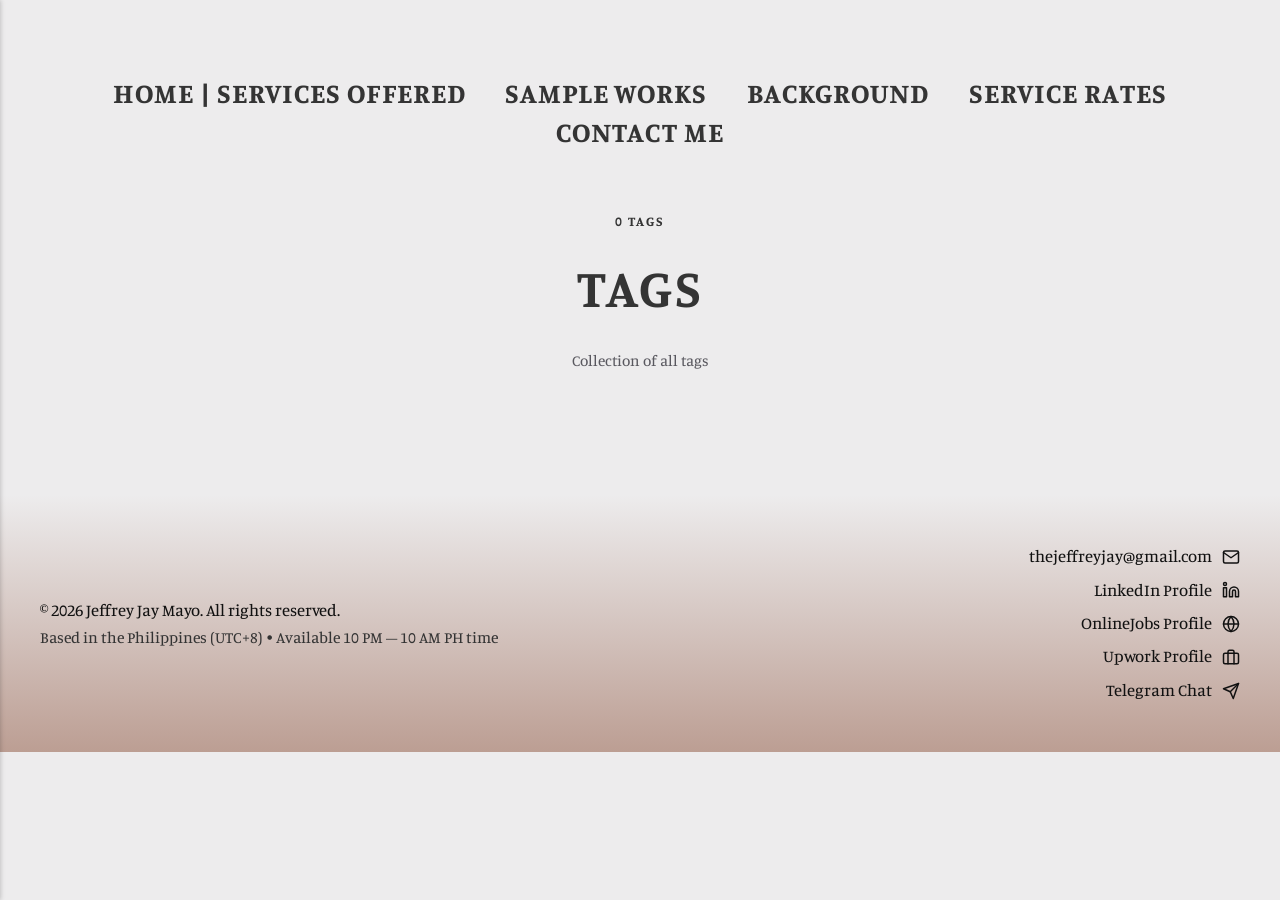
<file: tags/index.html>
<!DOCTYPE html><html lang="en"><head><meta charset="utf-8"><meta http-equiv="X-UA-Compatible" content="IE=edge"><meta name="viewport" content="width=device-width,initial-scale=1"><title>All tags - Jeffrey Jay | Virtual Assistant &amp; Automation Specialist</title><meta name="robots" content="noindex, follow"><meta name="generator" content="Publii Open-Source CMS for Static Site"><meta name="theme-color" content="#BC9E93" media="(prefers-color-scheme: dark)"><meta name="theme-color" content="#BC9E93" media="(prefers-color-scheme: light)"><meta name="msapplication-navbutton-color" content="#BC9E93"><meta name="apple-mobile-web-app-status-bar-style" content="#BC9E93"><link rel="alternate" type="application/atom+xml" href="https://thejeffreyjay.github.io/feed.xml" title="Jeffrey Jay | Virtual Assistant &amp; Automation Specialist - RSS"><link rel="alternate" type="application/json" href="https://thejeffreyjay.github.io/feed.json" title="Jeffrey Jay | Virtual Assistant &amp; Automation Specialist - JSON"><meta property="og:title" content="Jeffrey Jay | Virtual Assistant &amp; Automation Specialist"><meta property="og:site_name" content="Jeffrey Jay | Virtual Assistant &amp; Automation Specialist"><meta property="og:description" content="Virtual assistant &amp; automation specialist in the Philippines. Lead capture &amp; workflow automation with n8n, Make &amp; Zapier; admin &amp; operations support."><meta property="og:url" content="https://thejeffreyjay.github.io/tags/"><meta property="og:type" content="website"><link rel="shortcut icon" href="https://thejeffreyjay.github.io/media/website/favicon-16x16.ico" type="image/x-icon"><link rel="preload" href="https://thejeffreyjay.github.io/assets/dynamic/fonts/manuale/manuale.woff2" as="font" type="font/woff2" crossorigin><link rel="preload" href="https://thejeffreyjay.github.io/assets/dynamic/fonts/manuale/manuale-italic.woff2" as="font" type="font/woff2" crossorigin><link rel="stylesheet" href="https://thejeffreyjay.github.io/assets/css/style.css?v&#x3D;ec07b914c4aab4a694b87cedf1bc160a"><script type="application/ld+json">{"@context":"http://schema.org","@type":"Organization","name":"Jeffrey Jay | Virtual Assistant & Automation Specialist","url":"https://thejeffreyjay.github.io/"}</script><style></style><noscript><style>img[loading] {
                    opacity: 1;
                }</style></noscript><link rel="apple-touch-icon" sizes="180x180" href="https://raw.githubusercontent.com/thejeffreyjay/thejeffreyjay.github.io/main/apple-touch-icon.png"><link rel="icon" type="image/png" sizes="32x32" href="https://raw.githubusercontent.com/thejeffreyjay/thejeffreyjay.github.io/main/favicon-32x32.png"><link rel="icon" type="image/png" sizes="16x16" href="https://raw.githubusercontent.com/thejeffreyjay/thejeffreyjay.github.io/main/favicon-16x16.png"><link rel="shortcut icon" href="https://raw.githubusercontent.com/thejeffreyjay/thejeffreyjay.github.io/main/favicon.ico"><link rel="manifest" href="https://raw.githubusercontent.com/thejeffreyjay/thejeffreyjay.github.io/main/site.webmanifest"><meta name="google-site-verification" content="BoOBuGZK_CP8gIBk7Ib1iD3Lcf3uuALAJfimwMYpoMs"><meta property="og:title" content="Jeffrey Jay | Virtual Assistant & Automation Specialist"><meta property="og:description" content="No-code workflow automations, AI agents, and administrative operations."><meta property="og:image" content="https://thejeffreyjay.github.io/jaybanner.png"></head><body class="tags-template"><div id="jayFloatingNav" class="jay-fab-wrapper"><nav class="jay-fab-menu" id="jayFabMenu" aria-label="Quick navigation" aria-hidden="true" inert></nav><button class="jay-fab-toggle" id="jayFabToggle" type="button" aria-label="Open quick navigation" aria-expanded="false" aria-controls="jayFabMenu"><span class="jay-fab-icon" aria-hidden="true"><span></span> <span></span> <span></span></span></button></div><style>.jay-fab-wrapper {
  --jay-fab-size: 56px;
  --jay-fab-offset: 24px;
  --jay-fab-ink: #111111;
  --jay-fab-accent: #bc9e93;
  --jay-fab-surface: #ffffff;
  --jay-fab-motion: 220ms;

  position: fixed;
  right: calc(var(--jay-fab-offset) + env(safe-area-inset-right, 0px));
  bottom: calc(var(--jay-fab-offset) + env(safe-area-inset-bottom, 0px));
  z-index: 9999;
  font-family: inherit;
  opacity: 0;
  visibility: hidden;
  pointer-events: none;
  transform: translate3d(0, 10px, 0) scale(0.98);
  transition:
    opacity var(--jay-fab-motion) ease,
    transform var(--jay-fab-motion) ease,
    visibility 0s linear var(--jay-fab-motion);
}

.jay-fab-wrapper,
.jay-fab-wrapper * {
  box-sizing: border-box;
}

.jay-fab-wrapper.jay-visible {
  opacity: 1;
  visibility: visible;
  pointer-events: auto;
  transform: translate3d(0, 0, 0) scale(1);
  transition-delay: 0s;
}

.jay-fab-toggle {
  appearance: none;
  display: grid;
  place-items: center;
  width: var(--jay-fab-size);
  height: var(--jay-fab-size);
  min-width: 48px;
  min-height: 48px;
  padding: 0;
  border: 1px solid var(--jay-fab-accent);
  border-radius: 50%;
  background: var(--jay-fab-ink);
  color: #ffffff;
  box-shadow: 0 5px 18px rgb(0 0 0 / 20%);
  cursor: pointer;
  touch-action: manipulation;
  -webkit-tap-highlight-color: transparent;
  transition:
    transform 160ms ease,
    background-color 160ms ease,
    color 160ms ease,
    box-shadow 160ms ease;
}

.jay-fab-toggle:focus-visible,
.jay-fab-menu a:focus-visible {
  outline: 3px solid var(--jay-fab-accent);
  outline-offset: 3px;
}

.jay-fab-icon {
  display: flex;
  width: 22px;
  height: 18px;
  flex-direction: column;
  justify-content: space-between;
}

.jay-fab-icon span {
  display: block;
  width: 22px;
  height: 2px;
  border-radius: 2px;
  background: currentColor;
  transform-origin: center;
  transition: transform 180ms ease, opacity 140ms ease;
}

.jay-fab-wrapper.jay-open .jay-fab-toggle {
  background: var(--jay-fab-accent);
  color: var(--jay-fab-ink);
}

.jay-fab-wrapper.jay-open .jay-fab-icon span:first-child {
  transform: translateY(8px) rotate(45deg);
}

.jay-fab-wrapper.jay-open .jay-fab-icon span:nth-child(2) {
  opacity: 0;
  transform: scaleX(0.35);
}

.jay-fab-wrapper.jay-open .jay-fab-icon span:last-child {
  transform: translateY(-8px) rotate(-45deg);
}

.jay-fab-menu {
  position: absolute;
  right: 0;
  bottom: calc(var(--jay-fab-size) + 12px);
  display: flex;
  flex-direction: column-reverse;
  align-items: flex-end;
  gap: 10px;
  width: max-content;
  max-width: calc(100vw - var(--jay-fab-offset) - 16px);
  margin: 0;
  padding: 4px;
  visibility: hidden;
  pointer-events: none;
  transition: visibility 0s linear var(--jay-fab-motion);
}

.jay-fab-menu a {
  display: flex;
  align-items: center;
  justify-content: flex-end;
  min-height: 48px;
  max-width: 100%;
  padding: 11px 16px;
  border: 1px solid var(--jay-fab-accent);
  border-radius: 999px;
  background: var(--jay-fab-surface);
  color: var(--jay-fab-ink);
  box-shadow: 0 3px 12px rgb(0 0 0 / 12%);
  font-size: 0.9rem;
  font-weight: 600;
  line-height: 1.25;
  text-align: right;
  text-decoration: none;
  white-space: normal;
  overflow-wrap: anywhere;
  opacity: 0;
  pointer-events: none;
  transform: translate3d(0, 8px, 0) scale(0.97);
  transition:
    opacity 160ms ease,
    transform 200ms cubic-bezier(0.2, 0.8, 0.2, 1),
    background-color 150ms ease,
    color 150ms ease,
    border-color 150ms ease;
  transition-delay: 0s;
}

.jay-fab-wrapper.jay-open .jay-fab-menu {
  visibility: visible;
  pointer-events: auto;
  transition-delay: 0s;
}

.jay-fab-wrapper.jay-open .jay-fab-menu a {
  opacity: 1;
  pointer-events: auto;
  transform: translate3d(0, 0, 0) scale(1);
  transition-delay: calc(var(--jay-fab-item-index, 0) * 35ms);
}

@media (hover: hover) and (pointer: fine) {
  .jay-fab-toggle:hover {
    background: var(--jay-fab-accent);
    color: var(--jay-fab-ink);
    box-shadow: 0 7px 20px rgb(0 0 0 / 23%);
    transform: translateY(-2px);
  }

  .jay-fab-menu a:hover {
    border-color: var(--jay-fab-ink);
    background: var(--jay-fab-ink);
    color: #ffffff;
    transform: translate3d(0, -2px, 0) scale(1.01);
  }
}

.jay-fab-toggle:active {
  transform: scale(0.96);
}

@media (max-width: 768px) {
  .jay-fab-wrapper {
    --jay-fab-offset: 16px;
  }
}

@media (prefers-reduced-motion: reduce) {
  .jay-fab-wrapper,
  .jay-fab-wrapper *,
  .jay-fab-wrapper *::before,
  .jay-fab-wrapper *::after {
    scroll-behavior: auto !important;
    animation-duration: 0.01ms !important;
    animation-iteration-count: 1 !important;
    transition-duration: 0.01ms !important;
    transition-delay: 0ms !important;
  }
}</style><script>(() => {
  const initializeFloatingNav = () => {
    const wrapper = document.getElementById("jayFloatingNav");
    const toggle = document.getElementById("jayFabToggle");
    const menu = document.getElementById("jayFabMenu");
    if (!wrapper || !toggle || !menu) return;

    const rawPath = window.location.pathname.toLowerCase();
    const cleanPath = rawPath.replace(/\/index\.html$/, "").replace(/\/+$/, "") || "/";
    
    const isSampleWorks = cleanPath.includes("sample-works");
    const isBackground = cleanPath.includes("background");
    const isServiceRates = cleanPath.includes("service-rates");
    const isContact = cleanPath.includes("contact-me");
    const isHomePage = !isSampleWorks && !isBackground && !isServiceRates && !isContact;

    const navItems = [
      { 
        name: "Return to Home", 
        url: "https://thejeffreyjay.github.io/", 
        show: !isHomePage 
      },
      { 
        name: "Sample Works", 
        url: "https://thejeffreyjay.github.io/sample-works/", 
        show: !isSampleWorks 
      },
      { 
        name: "Background", 
        url: "https://thejeffreyjay.github.io/background/", 
        show: !isBackground 
      },
      { 
        name: "Service Rates", 
        url: "https://thejeffreyjay.github.io/service-rates/", 
        show: !isServiceRates 
      },
      { 
        name: "Contact Me", 
        url: "https://thejeffreyjay.github.io/contact-me/", 
        show: !isContact 
      }
    ];

    const fragment = document.createDocumentFragment();

    navItems.forEach((item) => {
      if (!item.show) return;
      const link = document.createElement("a");
      link.href = item.url;
      link.textContent = item.name;
      link.style.setProperty("--jay-fab-item-index", String(fragment.childElementCount));
      fragment.appendChild(link);
    });

    menu.replaceChildren(fragment);

    const setOpen = (open) => {
      wrapper.classList.toggle("jay-open", open);
      toggle.setAttribute("aria-expanded", String(open));
      toggle.setAttribute("aria-label", open ? "Close quick navigation" : "Open quick navigation");
      menu.setAttribute("aria-hidden", String(!open));
      menu.inert = !open;
    };

    const mobileViewport = window.matchMedia("(max-width: 768px)");
    let scrollFrame = 0;

    const updateVisibility = () => {
      const maxScroll = Math.max(0, document.documentElement.scrollHeight - window.innerHeight);
      const scrollPercent = maxScroll > 0 ? (window.scrollY / maxScroll) * 100 : 0;
      const threshold = mobileViewport.matches ? 20 : 50;
      const shouldShow = maxScroll > 0 && scrollPercent >= threshold;
      const isVisible = wrapper.classList.contains("jay-visible");

      if (shouldShow === isVisible) return;
      wrapper.classList.toggle("jay-visible", shouldShow);
      if (!shouldShow) setOpen(false);
    };

    const scheduleVisibilityUpdate = () => {
      if (scrollFrame) return;
      scrollFrame = window.requestAnimationFrame(() => {
        scrollFrame = 0;
        updateVisibility();
      });
    };

    window.addEventListener("scroll", scheduleVisibilityUpdate, { passive: true });
    window.addEventListener("resize", scheduleVisibilityUpdate, { passive: true });
    window.addEventListener("load", scheduleVisibilityUpdate, { once: true });
    updateVisibility();

    toggle.addEventListener("click", () => {
      setOpen(toggle.getAttribute("aria-expanded") !== "true");
    });

    document.addEventListener("click", (event) => {
      if (!wrapper.contains(event.target)) setOpen(false);
    });

    document.addEventListener("keydown", (event) => {
      if (event.key === "Escape" && wrapper.classList.contains("jay-open")) {
        setOpen(false);
        toggle.focus();
      }
    });
  };

  if (document.readyState === "loading") {
    document.addEventListener("DOMContentLoaded", initializeFloatingNav, { once: true });
  } else {
    initializeFloatingNav();
  }
})();</script><div class="container"><header class="header"><a class="logo" href="https://thejeffreyjay.github.io/">Jeffrey Jay | Virtual Assistant &amp; Automation Specialist</a><nav class="navbar js-navbar"><button class="navbar__toggle js-toggle" aria-label="Menu"><span class="navbar__toggle-box"><span class="navbar__toggle-inner">Menu</span></span></button><ul class="navbar__menu"><li><a href="https://thejeffreyjay.github.io/" target="_self">Home | Services Offered</a></li><li><a href="https://thejeffreyjay.github.io/sample-works/" target="_self">Sample Works</a></li><li><a href="https://thejeffreyjay.github.io/background/" target="_self">Background</a></li><li class="has-submenu"><a href="https://thejeffreyjay.github.io/service-rates/" target="_self" aria-haspopup="true">Service Rates</a><ul class="navbar__submenu level-2" aria-hidden="true"><li><a href="https://thejeffreyjay.github.io/service-rates/automation/" target="_self">Automation: Primary</a></li><li><a href="https://thejeffreyjay.github.io/service-rates/admin/" target="_self">Admin: Secondary</a></li></ul></li><li><a href="https://thejeffreyjay.github.io/contact-me/" target="_self">Contact Me</a></li></ul></nav></header><main class="main page page--tags"><div class="hero"><span class="hero__suptitle">0 tags</span><h1>Tags</h1><p class="hero__meta wrapper">Collection of all tags</p></div><ul class="page--tags__listing"></ul></main><footer class="footer"><div class="footer__copyright">thejeffreyjay.github.io</div></footer></div><script>window.publiiThemeMenuConfig={mobileMenuMode:'sidebar',animationSpeed:300,submenuWidth:'auto',doubleClickTime:500,mobileMenuExpandableSubmenus:false,relatedContainerForOverlayMenuSelector:'.navbar',};</script><script defer="defer" src="https://thejeffreyjay.github.io/assets/js/scripts.min.js?v&#x3D;b103b2211e74472ffa1a0d35c0918ecc"></script><script>/*<![CDATA[*/var images=document.querySelectorAll("img[loading]");for(var i=0;i<images.length;i++){if(images[i].complete){images[i].classList.add("is-loaded")}else{images[i].addEventListener("load",function(){this.classList.add("is-loaded")},false)}};/*]]>*/</script><div style="width: 100vw; position: relative; left: 50%; right: 50%; margin-left: -50vw; margin-right: -50vw; padding: 50px 20px; box-sizing: border-box; background: linear-gradient(to bottom, #EDECED 0%, #BC9E93 100%); font-family: inherit;"><div style="max-width: 1200px; margin: 0 auto; display: flex; flex-wrap: wrap; justify-content: space-between; align-items: center; gap: 30px; box-sizing: border-box;"><div style="font-size: 0.9rem; color: #111111; line-height: 1.6; text-align: left; flex: 1; min-width: 280px;">&copy; 2026 Jeffrey Jay Mayo. All rights reserved.<br><span style="color: #333333; font-size: 0.85rem;">Based in the Philippines (UTC+8) &bull; Available 10 PM – 10 AM PH time</span></div><div style="font-size: 0.9rem; display: flex; flex-direction: column; gap: 10px; text-align: left; flex: 1; min-width: 280px; align-items: flex-end;"><a href="mailto:thejeffreyjay@gmail.com" style="color: #111111; text-decoration: none; font-weight: 500; display: flex; align-items: center; gap: 10px;">thejeffreyjay@gmail.com <svg width="18" height="18" viewBox="0 0 24 24" fill="none" stroke="currentColor" stroke-width="2" stroke-linecap="round" stroke-linejoin="round"><path d="M4 4h16c1.1 0 2 .9 2 2v12c0 1.1-.9 2-2 2H4c-1.1 0-2-.9-2-2V6c0-1.1.9-2 2-2z"></path><polyline points="22,6 12,13 2,6"></polyline></svg> </a><a href="https://www.linkedin.com/in/thejeffreyjay/" target="_blank" rel="noopener noreferrer" style="color: #111111; text-decoration: none; font-weight: 500; display: flex; align-items: center; gap: 10px;">LinkedIn Profile <svg width="18" height="18" viewBox="0 0 24 24" fill="none" stroke="currentColor" stroke-width="2" stroke-linecap="round" stroke-linejoin="round"><path d="M16 8a6 6 0 0 1 6 6v7h-4v-7a2 2 0 0 0-2-2 2 2 0 0 0-2 2v7h-4v-7a6 6 0 0 1 6-6z"></path><rect x="2" y="9" width="4" height="12"></rect><circle cx="4" cy="4" r="2"></circle></svg> </a><a href="https://www.onlinejobs.ph/jobseekers/info/4846988" target="_blank" rel="noopener noreferrer" style="color: #111111; text-decoration: none; font-weight: 500; display: flex; align-items: center; gap: 10px;">OnlineJobs Profile <svg width="18" height="18" viewBox="0 0 24 24" fill="none" stroke="currentColor" stroke-width="2" stroke-linecap="round" stroke-linejoin="round"><circle cx="12" cy="12" r="10"></circle><line x1="2" y1="12" x2="22" y2="12"></line><path d="M12 2a15.3 15.3 0 0 1 4 10 15.3 15.3 0 0 1-4 10 15.3 15.3 0 0 1-4-10 15.3 15.3 0 0 1 4-10z"></path></svg> </a><a href="https://www.upwork.com/freelancers/~0126e845f1f9ab0147?mp_source=share" target="_blank" rel="noopener noreferrer" style="color: #111111; text-decoration: none; font-weight: 500; display: flex; align-items: center; gap: 10px;">Upwork Profile <svg width="18" height="18" viewBox="0 0 24 24" fill="none" stroke="currentColor" stroke-width="2" stroke-linecap="round" stroke-linejoin="round"><rect x="2" y="7" width="20" height="14" rx="2" ry="2"></rect><path d="M16 21V5a2 2 0 0 0-2-2h-4a2 2 0 0 0-2 2v16"></path></svg> </a><a href="https://t.me/thejeffreyjay" target="_blank" rel="noopener noreferrer" style="color: #111111; text-decoration: none; font-weight: 500; display: flex; align-items: center; gap: 10px;">Telegram Chat <svg width="18" height="18" viewBox="0 0 24 24" fill="none" stroke="currentColor" stroke-width="2" stroke-linecap="round" stroke-linejoin="round"><line x1="22" y1="2" x2="11" y2="13"></line><polygon points="22 2 15 22 11 13 2 9 22 2"></polygon></svg></a></div></div></div><script>(function() {
			var originalTitle = document.title;
			var timeout;
			document.addEventListener("visibilitychange", function() {
				if (document.hidden) {
					document.title = "⚙️ Need workflow automation help? | Jeffrey Jay";
				} else {
					clearTimeout(timeout);
					document.title = "👋 Welcome back! | Jeffrey Jay";
							setTimeout(function() {
								document.title = originalTitle;
							}, 2000);
				}
			});
		})();</script><script src="https://thejeffreyjay.github.io/media/plugins/pagePrefetching/quicklink.umd.js"></script><script>window.addEventListener('load', () => {
					quicklink.listen({
						prerender: true,
						el: document.querySelector('body'),
						delay: 0,
						limit: Infinity,
						throttle: Infinity,
						timeout: 2000
					});
				});</script></body></html>
</file>
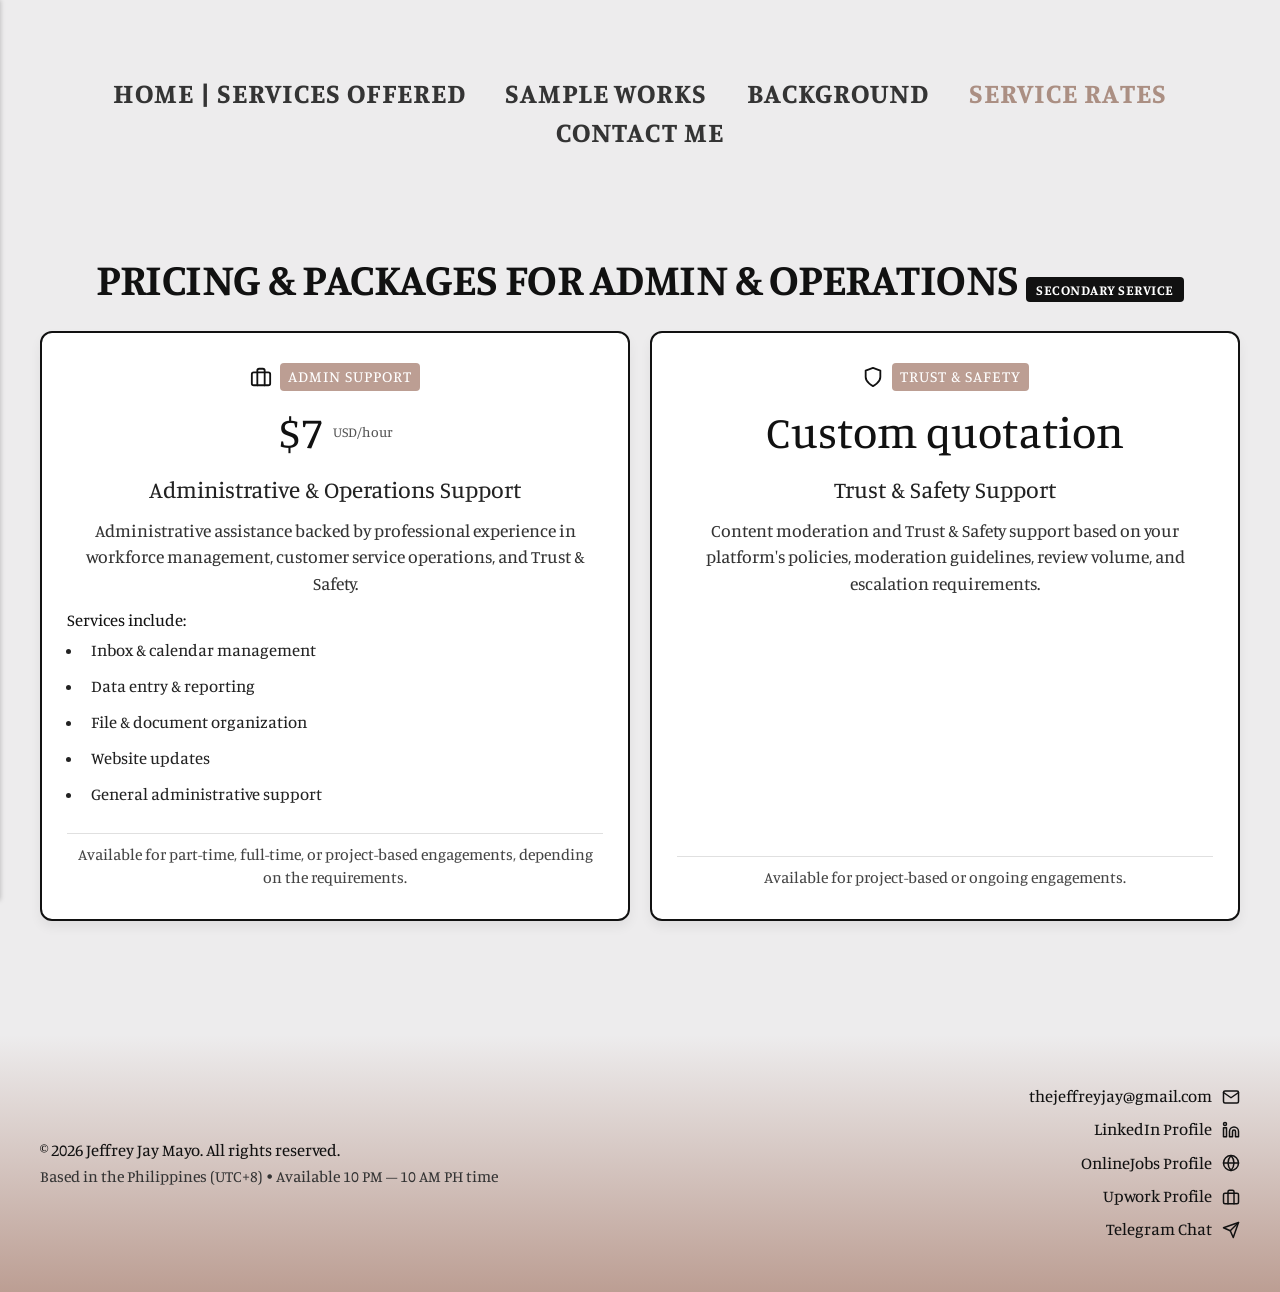
<file: service-rates/admin/index.html>
<!DOCTYPE html><html lang="en"><head><meta charset="utf-8"><meta http-equiv="X-UA-Compatible" content="IE=edge"><meta name="viewport" content="width=device-width,initial-scale=1"><title>Admin &amp; Operation Rates | Jeffrey Jay</title><meta name="description" content="Virtual assistant &amp; automation specialist in the Philippines. Lead capture &amp; workflow automation with n8n, Make &amp; Zapier; admin &amp; operations support."><meta name="generator" content="Publii Open-Source CMS for Static Site"><meta name="theme-color" content="#BC9E93" media="(prefers-color-scheme: dark)"><meta name="theme-color" content="#BC9E93" media="(prefers-color-scheme: light)"><meta name="msapplication-navbutton-color" content="#BC9E93"><meta name="apple-mobile-web-app-status-bar-style" content="#BC9E93"><link rel="canonical" href="https://thejeffreyjay.github.io/service-rates/admin/"><link rel="alternate" type="application/atom+xml" href="https://thejeffreyjay.github.io/feed.xml" title="Jeffrey Jay | Virtual Assistant &amp; Automation Specialist - RSS"><link rel="alternate" type="application/json" href="https://thejeffreyjay.github.io/feed.json" title="Jeffrey Jay | Virtual Assistant &amp; Automation Specialist - JSON"><meta property="og:title" content="Pricing &amp; Packages for Admin &amp; Operations | Jeffrey Jay"><meta property="og:site_name" content="Jeffrey Jay | Virtual Assistant &amp; Automation Specialist"><meta property="og:description" content="Virtual assistant &amp; automation specialist in the Philippines. Lead capture &amp; workflow automation with n8n, Make &amp; Zapier; admin &amp; operations support."><meta property="og:url" content="https://thejeffreyjay.github.io/service-rates/admin/"><meta property="og:type" content="article"><link rel="shortcut icon" href="https://thejeffreyjay.github.io/media/website/favicon-16x16.ico" type="image/x-icon"><link rel="preload" href="https://thejeffreyjay.github.io/assets/dynamic/fonts/manuale/manuale.woff2" as="font" type="font/woff2" crossorigin><link rel="preload" href="https://thejeffreyjay.github.io/assets/dynamic/fonts/manuale/manuale-italic.woff2" as="font" type="font/woff2" crossorigin><link rel="stylesheet" href="https://thejeffreyjay.github.io/assets/css/style.css?v&#x3D;ec07b914c4aab4a694b87cedf1bc160a"><script type="application/ld+json">{"@context":"http://schema.org","@type":"Article","mainEntityOfPage":{"@type":"WebPage","@id":"https://thejeffreyjay.github.io/service-rates/admin/"},"headline":"Pricing & Packages for Admin & Operations | Jeffrey Jay","datePublished":"2026-11-05T17:40+08:00","dateModified":"2026-11-09T16:11+08:00","description":"Virtual assistant & automation specialist in the Philippines. Lead capture & workflow automation with n8n, Make & Zapier; admin & operations support.","author":{"@type":"Person","name":"Jeffrey Jay","url":"https://thejeffreyjay.github.io/authors/jeffreyjay/"},"publisher":{"@type":"Organization","name":"Jeffrey Jay"}}</script><style></style><noscript><style>img[loading] {
                    opacity: 1;
                }</style></noscript><link rel="apple-touch-icon" sizes="180x180" href="https://raw.githubusercontent.com/thejeffreyjay/thejeffreyjay.github.io/main/apple-touch-icon.png"><link rel="icon" type="image/png" sizes="32x32" href="https://raw.githubusercontent.com/thejeffreyjay/thejeffreyjay.github.io/main/favicon-32x32.png"><link rel="icon" type="image/png" sizes="16x16" href="https://raw.githubusercontent.com/thejeffreyjay/thejeffreyjay.github.io/main/favicon-16x16.png"><link rel="shortcut icon" href="https://raw.githubusercontent.com/thejeffreyjay/thejeffreyjay.github.io/main/favicon.ico"><link rel="manifest" href="https://raw.githubusercontent.com/thejeffreyjay/thejeffreyjay.github.io/main/site.webmanifest"><meta name="google-site-verification" content="BoOBuGZK_CP8gIBk7Ib1iD3Lcf3uuALAJfimwMYpoMs"><meta property="og:title" content="Jeffrey Jay | Virtual Assistant & Automation Specialist"><meta property="og:description" content="No-code workflow automations, AI agents, and administrative operations."><meta property="og:image" content="https://thejeffreyjay.github.io/jaybanner.png"></head><body class="page-template"><div id="jayFloatingNav" class="jay-fab-wrapper"><nav class="jay-fab-menu" id="jayFabMenu" aria-label="Quick navigation" aria-hidden="true" inert></nav><button class="jay-fab-toggle" id="jayFabToggle" type="button" aria-label="Open quick navigation" aria-expanded="false" aria-controls="jayFabMenu"><span class="jay-fab-icon" aria-hidden="true"><span></span> <span></span> <span></span></span></button></div><style>.jay-fab-wrapper {
  --jay-fab-size: 56px;
  --jay-fab-offset: 24px;
  --jay-fab-ink: #111111;
  --jay-fab-accent: #bc9e93;
  --jay-fab-surface: #ffffff;
  --jay-fab-motion: 220ms;

  position: fixed;
  right: calc(var(--jay-fab-offset) + env(safe-area-inset-right, 0px));
  bottom: calc(var(--jay-fab-offset) + env(safe-area-inset-bottom, 0px));
  z-index: 9999;
  font-family: inherit;
  opacity: 0;
  visibility: hidden;
  pointer-events: none;
  transform: translate3d(0, 10px, 0) scale(0.98);
  transition:
    opacity var(--jay-fab-motion) ease,
    transform var(--jay-fab-motion) ease,
    visibility 0s linear var(--jay-fab-motion);
}

.jay-fab-wrapper,
.jay-fab-wrapper * {
  box-sizing: border-box;
}

.jay-fab-wrapper.jay-visible {
  opacity: 1;
  visibility: visible;
  pointer-events: auto;
  transform: translate3d(0, 0, 0) scale(1);
  transition-delay: 0s;
}

.jay-fab-toggle {
  appearance: none;
  display: grid;
  place-items: center;
  width: var(--jay-fab-size);
  height: var(--jay-fab-size);
  min-width: 48px;
  min-height: 48px;
  padding: 0;
  border: 1px solid var(--jay-fab-accent);
  border-radius: 50%;
  background: var(--jay-fab-ink);
  color: #ffffff;
  box-shadow: 0 5px 18px rgb(0 0 0 / 20%);
  cursor: pointer;
  touch-action: manipulation;
  -webkit-tap-highlight-color: transparent;
  transition:
    transform 160ms ease,
    background-color 160ms ease,
    color 160ms ease,
    box-shadow 160ms ease;
}

.jay-fab-toggle:focus-visible,
.jay-fab-menu a:focus-visible {
  outline: 3px solid var(--jay-fab-accent);
  outline-offset: 3px;
}

.jay-fab-icon {
  display: flex;
  width: 22px;
  height: 18px;
  flex-direction: column;
  justify-content: space-between;
}

.jay-fab-icon span {
  display: block;
  width: 22px;
  height: 2px;
  border-radius: 2px;
  background: currentColor;
  transform-origin: center;
  transition: transform 180ms ease, opacity 140ms ease;
}

.jay-fab-wrapper.jay-open .jay-fab-toggle {
  background: var(--jay-fab-accent);
  color: var(--jay-fab-ink);
}

.jay-fab-wrapper.jay-open .jay-fab-icon span:first-child {
  transform: translateY(8px) rotate(45deg);
}

.jay-fab-wrapper.jay-open .jay-fab-icon span:nth-child(2) {
  opacity: 0;
  transform: scaleX(0.35);
}

.jay-fab-wrapper.jay-open .jay-fab-icon span:last-child {
  transform: translateY(-8px) rotate(-45deg);
}

.jay-fab-menu {
  position: absolute;
  right: 0;
  bottom: calc(var(--jay-fab-size) + 12px);
  display: flex;
  flex-direction: column-reverse;
  align-items: flex-end;
  gap: 10px;
  width: max-content;
  max-width: calc(100vw - var(--jay-fab-offset) - 16px);
  margin: 0;
  padding: 4px;
  visibility: hidden;
  pointer-events: none;
  transition: visibility 0s linear var(--jay-fab-motion);
}

.jay-fab-menu a {
  display: flex;
  align-items: center;
  justify-content: flex-end;
  min-height: 48px;
  max-width: 100%;
  padding: 11px 16px;
  border: 1px solid var(--jay-fab-accent);
  border-radius: 999px;
  background: var(--jay-fab-surface);
  color: var(--jay-fab-ink);
  box-shadow: 0 3px 12px rgb(0 0 0 / 12%);
  font-size: 0.9rem;
  font-weight: 600;
  line-height: 1.25;
  text-align: right;
  text-decoration: none;
  white-space: normal;
  overflow-wrap: anywhere;
  opacity: 0;
  pointer-events: none;
  transform: translate3d(0, 8px, 0) scale(0.97);
  transition:
    opacity 160ms ease,
    transform 200ms cubic-bezier(0.2, 0.8, 0.2, 1),
    background-color 150ms ease,
    color 150ms ease,
    border-color 150ms ease;
  transition-delay: 0s;
}

.jay-fab-wrapper.jay-open .jay-fab-menu {
  visibility: visible;
  pointer-events: auto;
  transition-delay: 0s;
}

.jay-fab-wrapper.jay-open .jay-fab-menu a {
  opacity: 1;
  pointer-events: auto;
  transform: translate3d(0, 0, 0) scale(1);
  transition-delay: calc(var(--jay-fab-item-index, 0) * 35ms);
}

@media (hover: hover) and (pointer: fine) {
  .jay-fab-toggle:hover {
    background: var(--jay-fab-accent);
    color: var(--jay-fab-ink);
    box-shadow: 0 7px 20px rgb(0 0 0 / 23%);
    transform: translateY(-2px);
  }

  .jay-fab-menu a:hover {
    border-color: var(--jay-fab-ink);
    background: var(--jay-fab-ink);
    color: #ffffff;
    transform: translate3d(0, -2px, 0) scale(1.01);
  }
}

.jay-fab-toggle:active {
  transform: scale(0.96);
}

@media (max-width: 768px) {
  .jay-fab-wrapper {
    --jay-fab-offset: 16px;
  }
}

@media (prefers-reduced-motion: reduce) {
  .jay-fab-wrapper,
  .jay-fab-wrapper *,
  .jay-fab-wrapper *::before,
  .jay-fab-wrapper *::after {
    scroll-behavior: auto !important;
    animation-duration: 0.01ms !important;
    animation-iteration-count: 1 !important;
    transition-duration: 0.01ms !important;
    transition-delay: 0ms !important;
  }
}</style><script>(() => {
  const initializeFloatingNav = () => {
    const wrapper = document.getElementById("jayFloatingNav");
    const toggle = document.getElementById("jayFabToggle");
    const menu = document.getElementById("jayFabMenu");
    if (!wrapper || !toggle || !menu) return;

    const rawPath = window.location.pathname.toLowerCase();
    const cleanPath = rawPath.replace(/\/index\.html$/, "").replace(/\/+$/, "") || "/";
    
    const isSampleWorks = cleanPath.includes("sample-works");
    const isBackground = cleanPath.includes("background");
    const isServiceRates = cleanPath.includes("service-rates");
    const isContact = cleanPath.includes("contact-me");
    const isHomePage = !isSampleWorks && !isBackground && !isServiceRates && !isContact;

    const navItems = [
      { 
        name: "Return to Home", 
        url: "https://thejeffreyjay.github.io/", 
        show: !isHomePage 
      },
      { 
        name: "Sample Works", 
        url: "https://thejeffreyjay.github.io/sample-works/", 
        show: !isSampleWorks 
      },
      { 
        name: "Background", 
        url: "https://thejeffreyjay.github.io/background/", 
        show: !isBackground 
      },
      { 
        name: "Service Rates", 
        url: "https://thejeffreyjay.github.io/service-rates/", 
        show: !isServiceRates 
      },
      { 
        name: "Contact Me", 
        url: "https://thejeffreyjay.github.io/contact-me/", 
        show: !isContact 
      }
    ];

    const fragment = document.createDocumentFragment();

    navItems.forEach((item) => {
      if (!item.show) return;
      const link = document.createElement("a");
      link.href = item.url;
      link.textContent = item.name;
      link.style.setProperty("--jay-fab-item-index", String(fragment.childElementCount));
      fragment.appendChild(link);
    });

    menu.replaceChildren(fragment);

    const setOpen = (open) => {
      wrapper.classList.toggle("jay-open", open);
      toggle.setAttribute("aria-expanded", String(open));
      toggle.setAttribute("aria-label", open ? "Close quick navigation" : "Open quick navigation");
      menu.setAttribute("aria-hidden", String(!open));
      menu.inert = !open;
    };

    const mobileViewport = window.matchMedia("(max-width: 768px)");
    let scrollFrame = 0;

    const updateVisibility = () => {
      const maxScroll = Math.max(0, document.documentElement.scrollHeight - window.innerHeight);
      const scrollPercent = maxScroll > 0 ? (window.scrollY / maxScroll) * 100 : 0;
      const threshold = mobileViewport.matches ? 20 : 50;
      const shouldShow = maxScroll > 0 && scrollPercent >= threshold;
      const isVisible = wrapper.classList.contains("jay-visible");

      if (shouldShow === isVisible) return;
      wrapper.classList.toggle("jay-visible", shouldShow);
      if (!shouldShow) setOpen(false);
    };

    const scheduleVisibilityUpdate = () => {
      if (scrollFrame) return;
      scrollFrame = window.requestAnimationFrame(() => {
        scrollFrame = 0;
        updateVisibility();
      });
    };

    window.addEventListener("scroll", scheduleVisibilityUpdate, { passive: true });
    window.addEventListener("resize", scheduleVisibilityUpdate, { passive: true });
    window.addEventListener("load", scheduleVisibilityUpdate, { once: true });
    updateVisibility();

    toggle.addEventListener("click", () => {
      setOpen(toggle.getAttribute("aria-expanded") !== "true");
    });

    document.addEventListener("click", (event) => {
      if (!wrapper.contains(event.target)) setOpen(false);
    });

    document.addEventListener("keydown", (event) => {
      if (event.key === "Escape" && wrapper.classList.contains("jay-open")) {
        setOpen(false);
        toggle.focus();
      }
    });
  };

  if (document.readyState === "loading") {
    document.addEventListener("DOMContentLoaded", initializeFloatingNav, { once: true });
  } else {
    initializeFloatingNav();
  }
})();</script><div class="container"><header class="header"><a class="logo" href="https://thejeffreyjay.github.io/">Jeffrey Jay | Virtual Assistant &amp; Automation Specialist</a><nav class="navbar js-navbar"><button class="navbar__toggle js-toggle" aria-label="Menu"><span class="navbar__toggle-box"><span class="navbar__toggle-inner">Menu</span></span></button><ul class="navbar__menu"><li><a href="https://thejeffreyjay.github.io/" target="_self">Home | Services Offered</a></li><li><a href="https://thejeffreyjay.github.io/sample-works/" target="_self">Sample Works</a></li><li><a href="https://thejeffreyjay.github.io/background/" target="_self">Background</a></li><li class="active-parent has-submenu"><a href="https://thejeffreyjay.github.io/service-rates/" target="_self" aria-haspopup="true">Service Rates</a><ul class="navbar__submenu level-2" aria-hidden="true"><li><a href="https://thejeffreyjay.github.io/service-rates/automation/" target="_self">Automation: Primary</a></li><li class="active"><a href="https://thejeffreyjay.github.io/service-rates/admin/" target="_self">Admin: Secondary</a></li></ul></li><li><a href="https://thejeffreyjay.github.io/contact-me/" target="_self">Contact Me</a></li></ul></nav></header><main class="page"><article class="content wrapper"><header class="hero"><h1>Pricing &amp; Packages for Admin &amp; Operations | Jeffrey Jay</h1></header><div class="content__entry"><div><div style="width: 100vw; position: relative; left: 50%; right: 50%; margin-left: -50vw; margin-right: -50vw; background-color: #EDECED; padding: 40px 20px 20px 20px; box-sizing: border-box; font-family: inherit;"><style>.pricing-wrapper {
      max-width: 1200px;
      margin: 0 auto;
    }
    
    .pricing-section-title-container {
      display: flex;
      align-items: center;
      justify-content: center;
      gap: 12px;
      flex-wrap: wrap;
      margin-bottom: 25px;
      text-align: center;
    }

    .pricing-section-title {
      font-size: 2.4rem;
      font-weight: 800;
      color: #111111;
      margin: 0;
      letter-spacing: -0.5px;
    }

    .pricing-header-badge {
      background-color: #111111;
      color: #ffffff;
      font-size: 0.75rem;
      font-weight: 700;
      text-transform: uppercase;
      letter-spacing: 0.5px;
      padding: 4px 10px;
      border-radius: 4px;
      white-space: nowrap;
    }

    .pricing-grid {
      display: grid;
      grid-template-columns: repeat(2, 1fr);
      gap: 20px;
      align-items: stretch;
      margin-bottom: 20px;
    }

    .pricing-card {
      position: relative;
      overflow: hidden;
      background-color: #ffffff;
      color: #111111;
      border: 2px solid #111111;
      border-radius: 12px;
      padding: 30px 25px;
      display: flex;
      flex-direction: column;
      justify-content: space-between;
      text-align: center;
      box-shadow: 0 6px 12px rgba(0,0,0,0.06);
      cursor: default;
      transition: transform 0.3s ease, box-shadow 0.3s ease;
    }

    .pricing-card::before {
      content: '';
      position: absolute;
      top: 0; left: 0; right: 0; bottom: 0;
      background: radial-gradient(circle 200px at var(--x, 50%) var(--y, 50%), rgba(188, 158, 147, 0.45), transparent 80%);
      opacity: 0;
      transition: opacity 0.2s ease;
      pointer-events: none;
      z-index: 1;
    }

    .pricing-card:hover::before {
      opacity: 1;
    }

    .pricing-card:hover {
      transform: translateY(-6px);
      box-shadow: 0 12px 24px rgba(0,0,0,0.12);
    }

    .pricing-card > * {
      position: relative;
      z-index: 2;
    }

    .pricing-icon-header {
      display: flex;
      align-items: center;
      justify-content: center;
      gap: 8px;
      margin-bottom: 10px;
    }

    .pricing-price {
      font-size: 1rem;
      font-weight: 700;
      color: #111111;
      margin-bottom: 10px;
      display: flex;
      align-items: center;
      justify-content: center;
      gap: 10px;
      flex-wrap: wrap;
    }

    .pricing-price .amount {
      font-size: 2.4rem;
      font-weight: 800;
    }

    .pricing-price .period {
      font-size: 0.75rem;
      font-weight: 600;
      color: #555555;
    }

    .pricing-plan-name {
      font-size: 1.25rem;
      font-weight: 700;
      color: #222222;
      margin-bottom: 12px;
    }

    .pricing-desc-text {
      font-size: 0.95rem;
      line-height: 1.5;
      color: #333333;
      margin-bottom: 12px;
      text-align: center;
    }

    .pricing-list-heading {
      font-weight: 700;
      font-size: 0.9rem;
      margin-bottom: 6px;
      text-align: left;
    }

    .pricing-list {
      margin: 0 auto;
      padding-left: 16px;
      font-size: 0.9rem;
      line-height: 1.5;
      color: #222222;
      text-align: left;
      display: inline-block;
    }

    .pricing-list li {
      margin-bottom: 6px;
    }

    .pricing-footer {
      margin-top: 15px;
      padding-top: 10px;
      border-top: 1px solid #e0e0e0;
      font-size: 0.85rem;
      color: #444;
      text-align: center;
    }

    @media (max-width: 768px) {
      .pricing-grid {
        grid-template-columns: 1fr !important;
        gap: 12px !important;
        margin-bottom: 20px !important;
      }
      .pricing-card {
        padding: 16px 14px !important;
        border-radius: 8px !important;
        border-width: 1px !important;
      }
      .pricing-section-title-container {
        gap: 6px !important;
        margin-bottom: 20px !important;
      }
      .pricing-section-title {
        font-size: 1.1rem !important;
      }
      .pricing-header-badge {
        font-size: 0.45rem !important;
        padding: 2px 5px !important;
      }
      .pricing-price .amount {
        font-size: 1.4rem !important;
      }
      .pricing-price .period {
        font-size: 0.45rem !important;
      }
      .pricing-plan-name {
        font-size: 0.85rem !important;
        margin-bottom: 6px !important;
      }
      .pricing-desc-text {
        font-size: 0.65rem !important;
        margin-bottom: 8px !important;
        line-height: 1.3 !important;
        text-align: center !important;
      }
      .pricing-list-heading {
        font-size: 0.7rem !important;
        margin-bottom: 4px !important;
        text-align: left !important;
      }
      .pricing-list {
        font-size: 0.65rem !important;
        padding-left: 14px !important;
        margin-bottom: 8px !important;
        line-height: 1.3 !important;
      }
      .pricing-list li {
        margin-bottom: 3px !important;
      }
      .pricing-footer {
        font-size: 0.6rem !important;
        margin-top: 8px !important;
        padding-top: 6px !important;
        line-height: 1.2 !important;
        text-align: center !important;
      }
      .pricing-icon-header svg {
        width: 14px !important;
        height: 14px !important;
      }
      .pricing-icon-header span {
        font-size: 0.5rem !important;
        padding: 2px 5px !important;
      }
    }</style><div class="pricing-wrapper"><div class="pricing-section-title-container"><h2 class="pricing-section-title">PRICING &amp; PACKAGES FOR ADMIN &amp; OPERATIONS <span class="pricing-header-badge">SECONDARY SERVICE</span></h2></div><div class="pricing-grid"><div class="pricing-card"><div><div class="pricing-icon-header"><svg width="22" height="22" viewBox="0 0 24 24" fill="none" stroke="#111111" stroke-width="2" stroke-linecap="round" stroke-linejoin="round"><rect x="2" y="7" width="20" height="14" rx="2" ry="2"></rect><path d="M16 21V5a2 2 0 0 0-2-2h-4a2 2 0 0 0-2 2v16"></path></svg> <span style="font-size: 0.85rem; font-weight: 700; text-transform: uppercase; letter-spacing: 1px; background: #BC9E93; color: #fff; padding: 3px 8px; border-radius: 4px;">Admin Support</span></div><div class="pricing-price"><span class="amount">$7</span> <span class="period">USD/hour</span></div><div class="pricing-plan-name">Administrative &amp; Operations Support</div><div class="pricing-desc-text">Administrative assistance backed by professional experience in workforce management, customer service operations, and Trust &amp; Safety.</div><div style="text-align: left; display: inline-block; width: 100%;"><div class="pricing-list-heading">Services include:</div><ul class="pricing-list"><li>Inbox &amp; calendar management</li><li>Data entry &amp; reporting</li><li>File &amp; document organization</li><li>Website updates</li><li>General administrative support</li></ul></div></div><div class="pricing-footer">Available for part-time, full-time, or project-based engagements, depending on the requirements.</div></div><div class="pricing-card"><div><div class="pricing-icon-header"><svg width="22" height="22" viewBox="0 0 24 24" fill="none" stroke="#111111" stroke-width="2" stroke-linecap="round" stroke-linejoin="round"><path d="M12 22s8-4 8-10V5l-8-3-8 3v7c0 6 8 10 8 10z"></path></svg> <span style="font-size: 0.85rem; font-weight: 700; text-transform: uppercase; letter-spacing: 1px; background: #BC9E93; color: #fff; padding: 3px 8px; border-radius: 4px;">Trust &amp; Safety</span></div><div class="pricing-price"><span class="amount">Custom quotation</span></div><div class="pricing-plan-name">Trust &amp; Safety Support</div><div class="pricing-desc-text">Content moderation and Trust &amp; Safety support based on your platform's policies, moderation guidelines, review volume, and escalation requirements.</div></div><div class="pricing-footer">Available for project-based or ongoing engagements.</div></div></div></div></div><script>const pricingCards = document.querySelectorAll('.pricing-card');
  pricingCards.cardTicking = false;
  pricingCards.forEach(card => {
    card.addEventListener('mousemove', (e) => {
      if (!card.cardTicking) {
        window.requestAnimationFrame(() => {
          const rect = card.getBoundingClientRect();
          const x = e.clientX - rect.left;
          const y = e.clientY - rect.top;
          card.style.setProperty('--x', `${x}px`);
          card.style.setProperty('--y', `${y}px`);
          card.cardTicking = false;
        });
        card.cardTicking = true;
      }
    });
  });</script></div></div></article></main><footer class="footer"><div class="footer__copyright">thejeffreyjay.github.io</div></footer></div><script>window.publiiThemeMenuConfig={mobileMenuMode:'sidebar',animationSpeed:300,submenuWidth:'auto',doubleClickTime:500,mobileMenuExpandableSubmenus:false,relatedContainerForOverlayMenuSelector:'.navbar',};</script><script defer="defer" src="https://thejeffreyjay.github.io/assets/js/scripts.min.js?v&#x3D;b103b2211e74472ffa1a0d35c0918ecc"></script><script>/*<![CDATA[*/var images=document.querySelectorAll("img[loading]");for(var i=0;i<images.length;i++){if(images[i].complete){images[i].classList.add("is-loaded")}else{images[i].addEventListener("load",function(){this.classList.add("is-loaded")},false)}};/*]]>*/</script><div style="width: 100vw; position: relative; left: 50%; right: 50%; margin-left: -50vw; margin-right: -50vw; padding: 50px 20px; box-sizing: border-box; background: linear-gradient(to bottom, #EDECED 0%, #BC9E93 100%); font-family: inherit;"><div style="max-width: 1200px; margin: 0 auto; display: flex; flex-wrap: wrap; justify-content: space-between; align-items: center; gap: 30px; box-sizing: border-box;"><div style="font-size: 0.9rem; color: #111111; line-height: 1.6; text-align: left; flex: 1; min-width: 280px;">&copy; 2026 Jeffrey Jay Mayo. All rights reserved.<br><span style="color: #333333; font-size: 0.85rem;">Based in the Philippines (UTC+8) &bull; Available 10 PM – 10 AM PH time</span></div><div style="font-size: 0.9rem; display: flex; flex-direction: column; gap: 10px; text-align: left; flex: 1; min-width: 280px; align-items: flex-end;"><a href="mailto:thejeffreyjay@gmail.com" style="color: #111111; text-decoration: none; font-weight: 500; display: flex; align-items: center; gap: 10px;">thejeffreyjay@gmail.com <svg width="18" height="18" viewBox="0 0 24 24" fill="none" stroke="currentColor" stroke-width="2" stroke-linecap="round" stroke-linejoin="round"><path d="M4 4h16c1.1 0 2 .9 2 2v12c0 1.1-.9 2-2 2H4c-1.1 0-2-.9-2-2V6c0-1.1.9-2 2-2z"></path><polyline points="22,6 12,13 2,6"></polyline></svg> </a><a href="https://www.linkedin.com/in/thejeffreyjay/" target="_blank" rel="noopener noreferrer" style="color: #111111; text-decoration: none; font-weight: 500; display: flex; align-items: center; gap: 10px;">LinkedIn Profile <svg width="18" height="18" viewBox="0 0 24 24" fill="none" stroke="currentColor" stroke-width="2" stroke-linecap="round" stroke-linejoin="round"><path d="M16 8a6 6 0 0 1 6 6v7h-4v-7a2 2 0 0 0-2-2 2 2 0 0 0-2 2v7h-4v-7a6 6 0 0 1 6-6z"></path><rect x="2" y="9" width="4" height="12"></rect><circle cx="4" cy="4" r="2"></circle></svg> </a><a href="https://www.onlinejobs.ph/jobseekers/info/4846988" target="_blank" rel="noopener noreferrer" style="color: #111111; text-decoration: none; font-weight: 500; display: flex; align-items: center; gap: 10px;">OnlineJobs Profile <svg width="18" height="18" viewBox="0 0 24 24" fill="none" stroke="currentColor" stroke-width="2" stroke-linecap="round" stroke-linejoin="round"><circle cx="12" cy="12" r="10"></circle><line x1="2" y1="12" x2="22" y2="12"></line><path d="M12 2a15.3 15.3 0 0 1 4 10 15.3 15.3 0 0 1-4 10 15.3 15.3 0 0 1-4-10 15.3 15.3 0 0 1 4-10z"></path></svg> </a><a href="https://www.upwork.com/freelancers/~0126e845f1f9ab0147?mp_source=share" target="_blank" rel="noopener noreferrer" style="color: #111111; text-decoration: none; font-weight: 500; display: flex; align-items: center; gap: 10px;">Upwork Profile <svg width="18" height="18" viewBox="0 0 24 24" fill="none" stroke="currentColor" stroke-width="2" stroke-linecap="round" stroke-linejoin="round"><rect x="2" y="7" width="20" height="14" rx="2" ry="2"></rect><path d="M16 21V5a2 2 0 0 0-2-2h-4a2 2 0 0 0-2 2v16"></path></svg> </a><a href="https://t.me/thejeffreyjay" target="_blank" rel="noopener noreferrer" style="color: #111111; text-decoration: none; font-weight: 500; display: flex; align-items: center; gap: 10px;">Telegram Chat <svg width="18" height="18" viewBox="0 0 24 24" fill="none" stroke="currentColor" stroke-width="2" stroke-linecap="round" stroke-linejoin="round"><line x1="22" y1="2" x2="11" y2="13"></line><polygon points="22 2 15 22 11 13 2 9 22 2"></polygon></svg></a></div></div></div><script>(function() {
			var originalTitle = document.title;
			var timeout;
			document.addEventListener("visibilitychange", function() {
				if (document.hidden) {
					document.title = "⚙️ Need workflow automation help? | Jeffrey Jay";
				} else {
					clearTimeout(timeout);
					document.title = "👋 Welcome back! | Jeffrey Jay";
							setTimeout(function() {
								document.title = originalTitle;
							}, 2000);
				}
			});
		})();</script><script src="https://thejeffreyjay.github.io/media/plugins/pagePrefetching/quicklink.umd.js"></script><script>window.addEventListener('load', () => {
					quicklink.listen({
						prerender: true,
						el: document.querySelector('body'),
						delay: 0,
						limit: Infinity,
						throttle: Infinity,
						timeout: 2000
					});
				});</script></body></html>
</file>
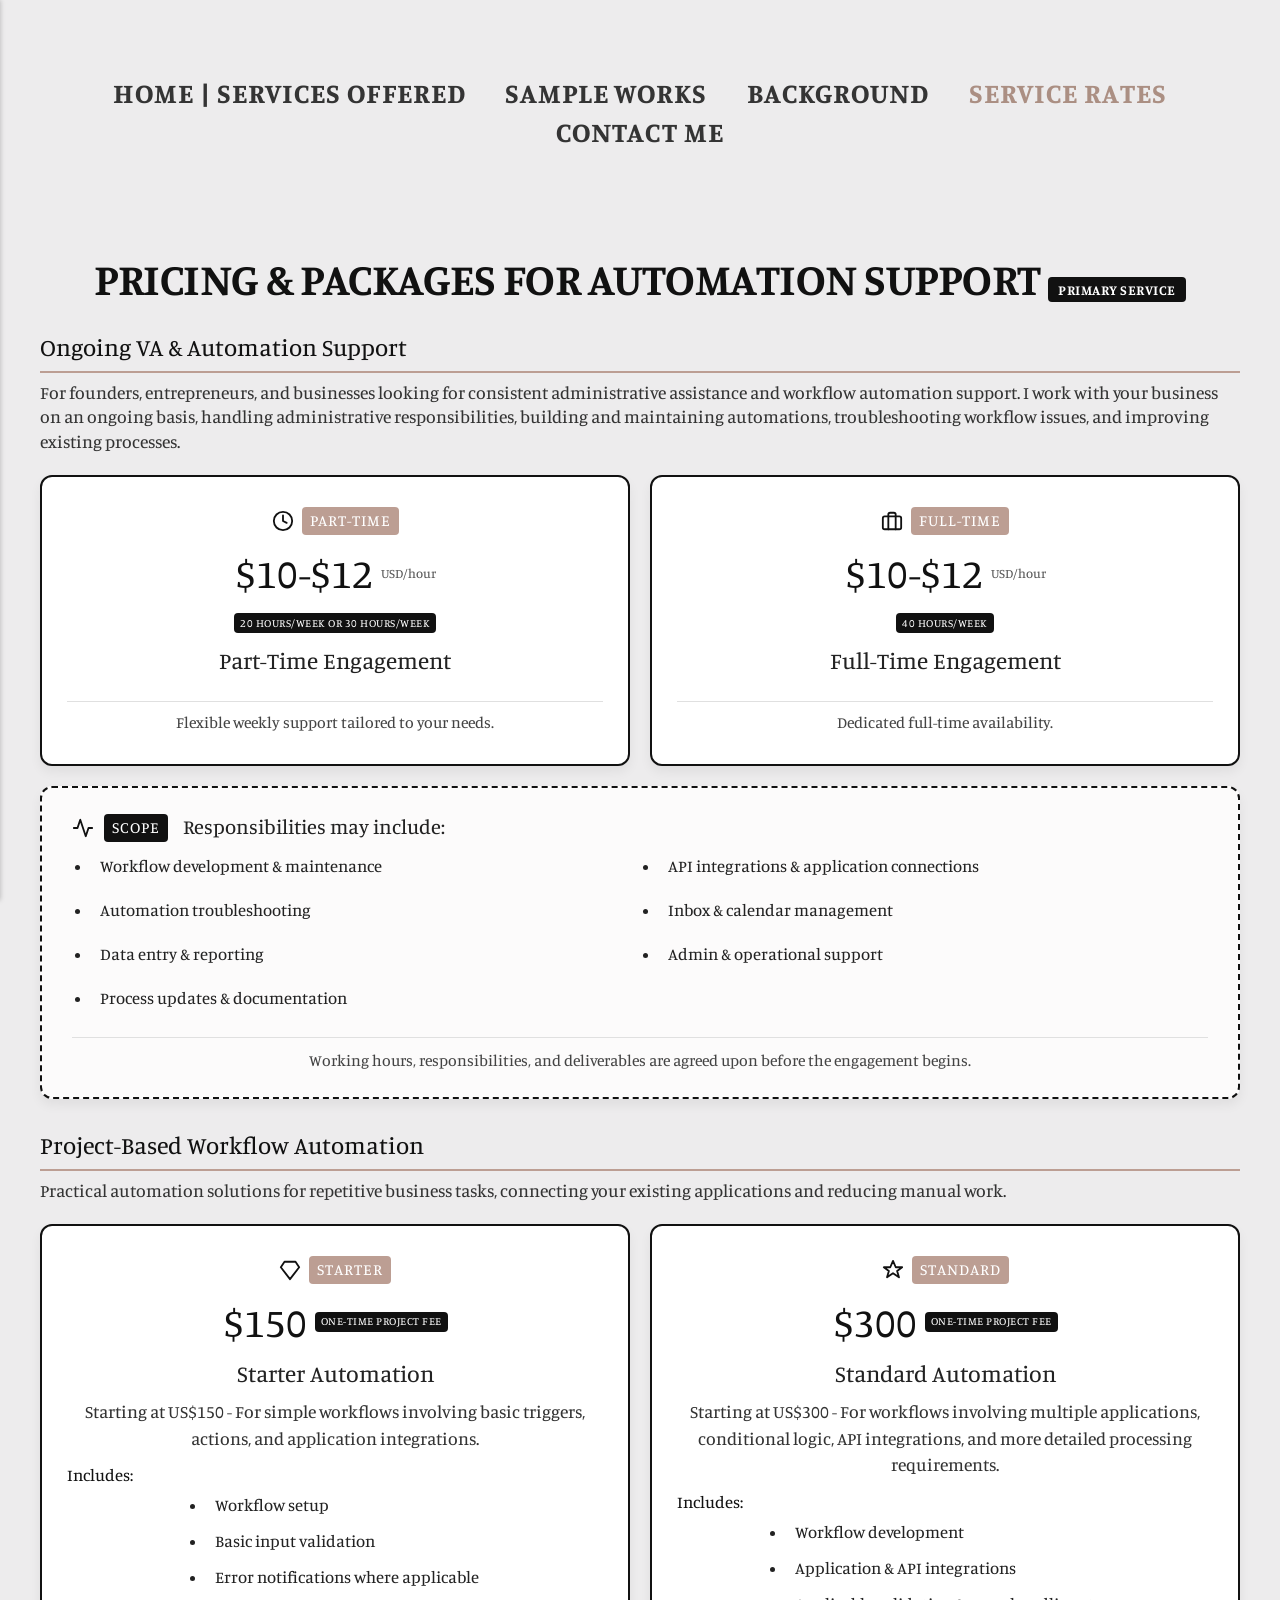
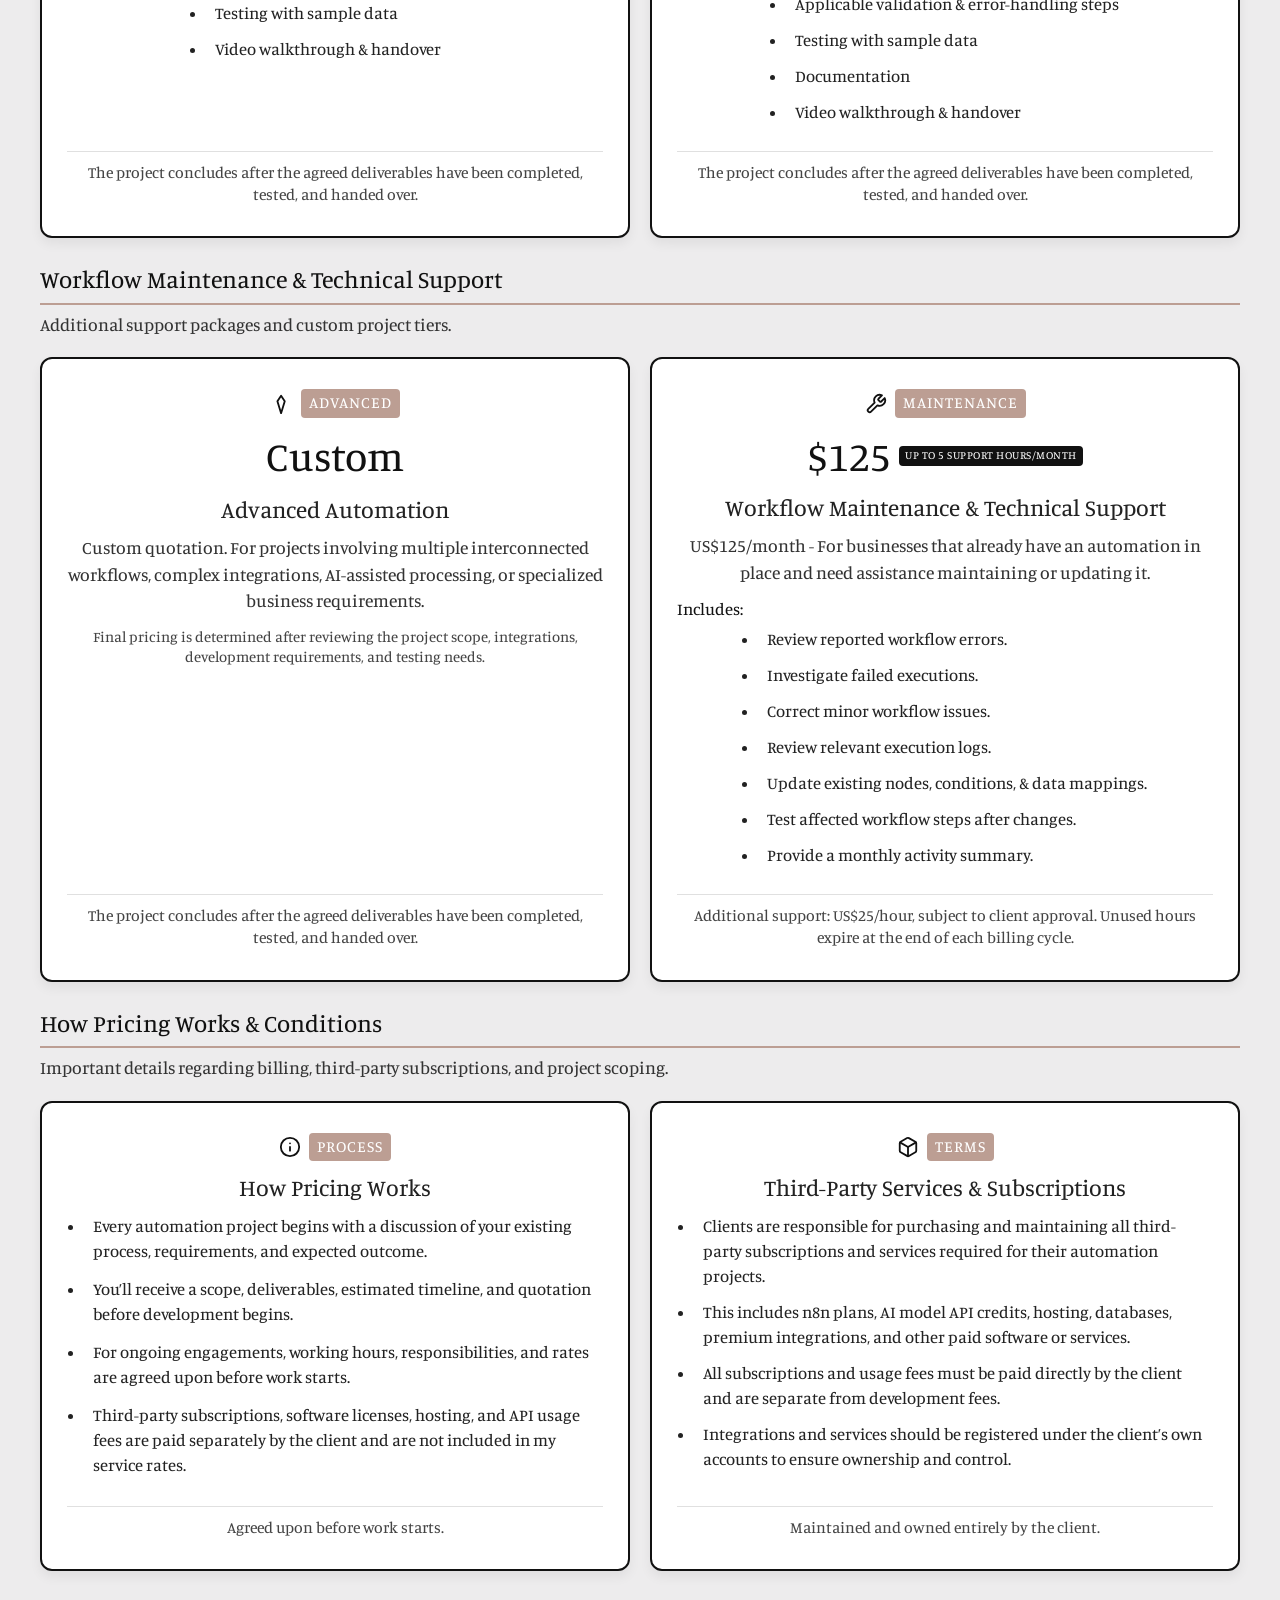
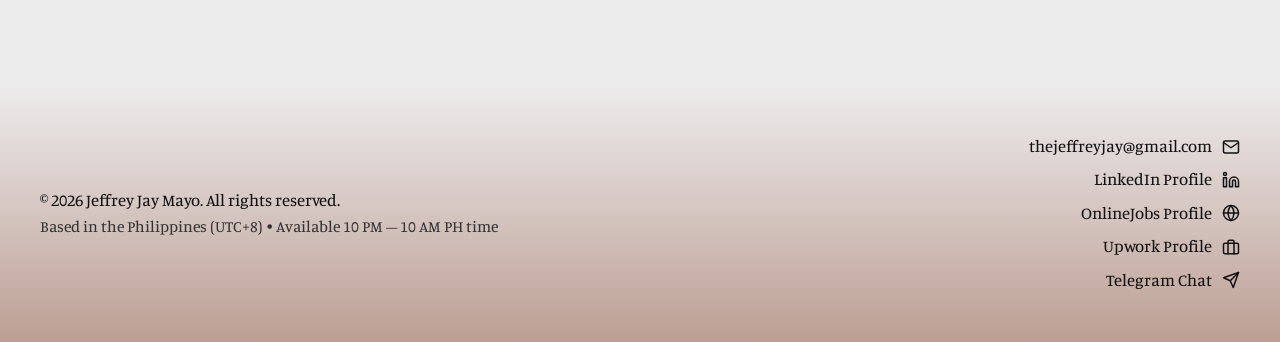
<file: service-rates/automation/index.html>
<!DOCTYPE html><html lang="en"><head><meta charset="utf-8"><meta http-equiv="X-UA-Compatible" content="IE=edge"><meta name="viewport" content="width=device-width,initial-scale=1"><title>Automation Support Rates | Jeffrey Jay</title><meta name="description" content="Virtual assistant &amp; automation specialist in the Philippines. Lead capture &amp; workflow automation with n8n, Make &amp; Zapier; admin &amp; operations support."><meta name="generator" content="Publii Open-Source CMS for Static Site"><meta name="theme-color" content="#BC9E93" media="(prefers-color-scheme: dark)"><meta name="theme-color" content="#BC9E93" media="(prefers-color-scheme: light)"><meta name="msapplication-navbutton-color" content="#BC9E93"><meta name="apple-mobile-web-app-status-bar-style" content="#BC9E93"><link rel="canonical" href="https://thejeffreyjay.github.io/service-rates/automation/"><link rel="alternate" type="application/atom+xml" href="https://thejeffreyjay.github.io/feed.xml" title="Jeffrey Jay | Virtual Assistant &amp; Automation Specialist - RSS"><link rel="alternate" type="application/json" href="https://thejeffreyjay.github.io/feed.json" title="Jeffrey Jay | Virtual Assistant &amp; Automation Specialist - JSON"><meta property="og:title" content="Pricing &amp; Packages for Automation Support | Jeffrey Jay"><meta property="og:site_name" content="Jeffrey Jay | Virtual Assistant &amp; Automation Specialist"><meta property="og:description" content="Virtual assistant &amp; automation specialist in the Philippines. Lead capture &amp; workflow automation with n8n, Make &amp; Zapier; admin &amp; operations support."><meta property="og:url" content="https://thejeffreyjay.github.io/service-rates/automation/"><meta property="og:type" content="article"><link rel="shortcut icon" href="https://thejeffreyjay.github.io/media/website/favicon-16x16.ico" type="image/x-icon"><link rel="preload" href="https://thejeffreyjay.github.io/assets/dynamic/fonts/manuale/manuale.woff2" as="font" type="font/woff2" crossorigin><link rel="preload" href="https://thejeffreyjay.github.io/assets/dynamic/fonts/manuale/manuale-italic.woff2" as="font" type="font/woff2" crossorigin><link rel="stylesheet" href="https://thejeffreyjay.github.io/assets/css/style.css?v&#x3D;ec07b914c4aab4a694b87cedf1bc160a"><script type="application/ld+json">{"@context":"http://schema.org","@type":"Article","mainEntityOfPage":{"@type":"WebPage","@id":"https://thejeffreyjay.github.io/service-rates/automation/"},"headline":"Pricing & Packages for Automation Support | Jeffrey Jay","datePublished":"2026-11-05T17:39+08:00","dateModified":"2026-11-09T16:10+08:00","description":"Virtual assistant & automation specialist in the Philippines. Lead capture & workflow automation with n8n, Make & Zapier; admin & operations support.","author":{"@type":"Person","name":"Jeffrey Jay","url":"https://thejeffreyjay.github.io/authors/jeffreyjay/"},"publisher":{"@type":"Organization","name":"Jeffrey Jay"}}</script><style></style><noscript><style>img[loading] {
                    opacity: 1;
                }</style></noscript><link rel="apple-touch-icon" sizes="180x180" href="https://raw.githubusercontent.com/thejeffreyjay/thejeffreyjay.github.io/main/apple-touch-icon.png"><link rel="icon" type="image/png" sizes="32x32" href="https://raw.githubusercontent.com/thejeffreyjay/thejeffreyjay.github.io/main/favicon-32x32.png"><link rel="icon" type="image/png" sizes="16x16" href="https://raw.githubusercontent.com/thejeffreyjay/thejeffreyjay.github.io/main/favicon-16x16.png"><link rel="shortcut icon" href="https://raw.githubusercontent.com/thejeffreyjay/thejeffreyjay.github.io/main/favicon.ico"><link rel="manifest" href="https://raw.githubusercontent.com/thejeffreyjay/thejeffreyjay.github.io/main/site.webmanifest"><meta name="google-site-verification" content="BoOBuGZK_CP8gIBk7Ib1iD3Lcf3uuALAJfimwMYpoMs"><meta property="og:title" content="Jeffrey Jay | Virtual Assistant & Automation Specialist"><meta property="og:description" content="No-code workflow automations, AI agents, and administrative operations."><meta property="og:image" content="https://thejeffreyjay.github.io/jaybanner.png"></head><body class="page-template"><div id="jayFloatingNav" class="jay-fab-wrapper"><nav class="jay-fab-menu" id="jayFabMenu" aria-label="Quick navigation" aria-hidden="true" inert></nav><button class="jay-fab-toggle" id="jayFabToggle" type="button" aria-label="Open quick navigation" aria-expanded="false" aria-controls="jayFabMenu"><span class="jay-fab-icon" aria-hidden="true"><span></span> <span></span> <span></span></span></button></div><style>.jay-fab-wrapper {
  --jay-fab-size: 56px;
  --jay-fab-offset: 24px;
  --jay-fab-ink: #111111;
  --jay-fab-accent: #bc9e93;
  --jay-fab-surface: #ffffff;
  --jay-fab-motion: 220ms;

  position: fixed;
  right: calc(var(--jay-fab-offset) + env(safe-area-inset-right, 0px));
  bottom: calc(var(--jay-fab-offset) + env(safe-area-inset-bottom, 0px));
  z-index: 9999;
  font-family: inherit;
  opacity: 0;
  visibility: hidden;
  pointer-events: none;
  transform: translate3d(0, 10px, 0) scale(0.98);
  transition:
    opacity var(--jay-fab-motion) ease,
    transform var(--jay-fab-motion) ease,
    visibility 0s linear var(--jay-fab-motion);
}

.jay-fab-wrapper,
.jay-fab-wrapper * {
  box-sizing: border-box;
}

.jay-fab-wrapper.jay-visible {
  opacity: 1;
  visibility: visible;
  pointer-events: auto;
  transform: translate3d(0, 0, 0) scale(1);
  transition-delay: 0s;
}

.jay-fab-toggle {
  appearance: none;
  display: grid;
  place-items: center;
  width: var(--jay-fab-size);
  height: var(--jay-fab-size);
  min-width: 48px;
  min-height: 48px;
  padding: 0;
  border: 1px solid var(--jay-fab-accent);
  border-radius: 50%;
  background: var(--jay-fab-ink);
  color: #ffffff;
  box-shadow: 0 5px 18px rgb(0 0 0 / 20%);
  cursor: pointer;
  touch-action: manipulation;
  -webkit-tap-highlight-color: transparent;
  transition:
    transform 160ms ease,
    background-color 160ms ease,
    color 160ms ease,
    box-shadow 160ms ease;
}

.jay-fab-toggle:focus-visible,
.jay-fab-menu a:focus-visible {
  outline: 3px solid var(--jay-fab-accent);
  outline-offset: 3px;
}

.jay-fab-icon {
  display: flex;
  width: 22px;
  height: 18px;
  flex-direction: column;
  justify-content: space-between;
}

.jay-fab-icon span {
  display: block;
  width: 22px;
  height: 2px;
  border-radius: 2px;
  background: currentColor;
  transform-origin: center;
  transition: transform 180ms ease, opacity 140ms ease;
}

.jay-fab-wrapper.jay-open .jay-fab-toggle {
  background: var(--jay-fab-accent);
  color: var(--jay-fab-ink);
}

.jay-fab-wrapper.jay-open .jay-fab-icon span:first-child {
  transform: translateY(8px) rotate(45deg);
}

.jay-fab-wrapper.jay-open .jay-fab-icon span:nth-child(2) {
  opacity: 0;
  transform: scaleX(0.35);
}

.jay-fab-wrapper.jay-open .jay-fab-icon span:last-child {
  transform: translateY(-8px) rotate(-45deg);
}

.jay-fab-menu {
  position: absolute;
  right: 0;
  bottom: calc(var(--jay-fab-size) + 12px);
  display: flex;
  flex-direction: column-reverse;
  align-items: flex-end;
  gap: 10px;
  width: max-content;
  max-width: calc(100vw - var(--jay-fab-offset) - 16px);
  margin: 0;
  padding: 4px;
  visibility: hidden;
  pointer-events: none;
  transition: visibility 0s linear var(--jay-fab-motion);
}

.jay-fab-menu a {
  display: flex;
  align-items: center;
  justify-content: flex-end;
  min-height: 48px;
  max-width: 100%;
  padding: 11px 16px;
  border: 1px solid var(--jay-fab-accent);
  border-radius: 999px;
  background: var(--jay-fab-surface);
  color: var(--jay-fab-ink);
  box-shadow: 0 3px 12px rgb(0 0 0 / 12%);
  font-size: 0.9rem;
  font-weight: 600;
  line-height: 1.25;
  text-align: right;
  text-decoration: none;
  white-space: normal;
  overflow-wrap: anywhere;
  opacity: 0;
  pointer-events: none;
  transform: translate3d(0, 8px, 0) scale(0.97);
  transition:
    opacity 160ms ease,
    transform 200ms cubic-bezier(0.2, 0.8, 0.2, 1),
    background-color 150ms ease,
    color 150ms ease,
    border-color 150ms ease;
  transition-delay: 0s;
}

.jay-fab-wrapper.jay-open .jay-fab-menu {
  visibility: visible;
  pointer-events: auto;
  transition-delay: 0s;
}

.jay-fab-wrapper.jay-open .jay-fab-menu a {
  opacity: 1;
  pointer-events: auto;
  transform: translate3d(0, 0, 0) scale(1);
  transition-delay: calc(var(--jay-fab-item-index, 0) * 35ms);
}

@media (hover: hover) and (pointer: fine) {
  .jay-fab-toggle:hover {
    background: var(--jay-fab-accent);
    color: var(--jay-fab-ink);
    box-shadow: 0 7px 20px rgb(0 0 0 / 23%);
    transform: translateY(-2px);
  }

  .jay-fab-menu a:hover {
    border-color: var(--jay-fab-ink);
    background: var(--jay-fab-ink);
    color: #ffffff;
    transform: translate3d(0, -2px, 0) scale(1.01);
  }
}

.jay-fab-toggle:active {
  transform: scale(0.96);
}

@media (max-width: 768px) {
  .jay-fab-wrapper {
    --jay-fab-offset: 16px;
  }
}

@media (prefers-reduced-motion: reduce) {
  .jay-fab-wrapper,
  .jay-fab-wrapper *,
  .jay-fab-wrapper *::before,
  .jay-fab-wrapper *::after {
    scroll-behavior: auto !important;
    animation-duration: 0.01ms !important;
    animation-iteration-count: 1 !important;
    transition-duration: 0.01ms !important;
    transition-delay: 0ms !important;
  }
}</style><script>(() => {
  const initializeFloatingNav = () => {
    const wrapper = document.getElementById("jayFloatingNav");
    const toggle = document.getElementById("jayFabToggle");
    const menu = document.getElementById("jayFabMenu");
    if (!wrapper || !toggle || !menu) return;

    const rawPath = window.location.pathname.toLowerCase();
    const cleanPath = rawPath.replace(/\/index\.html$/, "").replace(/\/+$/, "") || "/";
    
    const isSampleWorks = cleanPath.includes("sample-works");
    const isBackground = cleanPath.includes("background");
    const isServiceRates = cleanPath.includes("service-rates");
    const isContact = cleanPath.includes("contact-me");
    const isHomePage = !isSampleWorks && !isBackground && !isServiceRates && !isContact;

    const navItems = [
      { 
        name: "Return to Home", 
        url: "https://thejeffreyjay.github.io/", 
        show: !isHomePage 
      },
      { 
        name: "Sample Works", 
        url: "https://thejeffreyjay.github.io/sample-works/", 
        show: !isSampleWorks 
      },
      { 
        name: "Background", 
        url: "https://thejeffreyjay.github.io/background/", 
        show: !isBackground 
      },
      { 
        name: "Service Rates", 
        url: "https://thejeffreyjay.github.io/service-rates/", 
        show: !isServiceRates 
      },
      { 
        name: "Contact Me", 
        url: "https://thejeffreyjay.github.io/contact-me/", 
        show: !isContact 
      }
    ];

    const fragment = document.createDocumentFragment();

    navItems.forEach((item) => {
      if (!item.show) return;
      const link = document.createElement("a");
      link.href = item.url;
      link.textContent = item.name;
      link.style.setProperty("--jay-fab-item-index", String(fragment.childElementCount));
      fragment.appendChild(link);
    });

    menu.replaceChildren(fragment);

    const setOpen = (open) => {
      wrapper.classList.toggle("jay-open", open);
      toggle.setAttribute("aria-expanded", String(open));
      toggle.setAttribute("aria-label", open ? "Close quick navigation" : "Open quick navigation");
      menu.setAttribute("aria-hidden", String(!open));
      menu.inert = !open;
    };

    const mobileViewport = window.matchMedia("(max-width: 768px)");
    let scrollFrame = 0;

    const updateVisibility = () => {
      const maxScroll = Math.max(0, document.documentElement.scrollHeight - window.innerHeight);
      const scrollPercent = maxScroll > 0 ? (window.scrollY / maxScroll) * 100 : 0;
      const threshold = mobileViewport.matches ? 20 : 50;
      const shouldShow = maxScroll > 0 && scrollPercent >= threshold;
      const isVisible = wrapper.classList.contains("jay-visible");

      if (shouldShow === isVisible) return;
      wrapper.classList.toggle("jay-visible", shouldShow);
      if (!shouldShow) setOpen(false);
    };

    const scheduleVisibilityUpdate = () => {
      if (scrollFrame) return;
      scrollFrame = window.requestAnimationFrame(() => {
        scrollFrame = 0;
        updateVisibility();
      });
    };

    window.addEventListener("scroll", scheduleVisibilityUpdate, { passive: true });
    window.addEventListener("resize", scheduleVisibilityUpdate, { passive: true });
    window.addEventListener("load", scheduleVisibilityUpdate, { once: true });
    updateVisibility();

    toggle.addEventListener("click", () => {
      setOpen(toggle.getAttribute("aria-expanded") !== "true");
    });

    document.addEventListener("click", (event) => {
      if (!wrapper.contains(event.target)) setOpen(false);
    });

    document.addEventListener("keydown", (event) => {
      if (event.key === "Escape" && wrapper.classList.contains("jay-open")) {
        setOpen(false);
        toggle.focus();
      }
    });
  };

  if (document.readyState === "loading") {
    document.addEventListener("DOMContentLoaded", initializeFloatingNav, { once: true });
  } else {
    initializeFloatingNav();
  }
})();</script><div class="container"><header class="header"><a class="logo" href="https://thejeffreyjay.github.io/">Jeffrey Jay | Virtual Assistant &amp; Automation Specialist</a><nav class="navbar js-navbar"><button class="navbar__toggle js-toggle" aria-label="Menu"><span class="navbar__toggle-box"><span class="navbar__toggle-inner">Menu</span></span></button><ul class="navbar__menu"><li><a href="https://thejeffreyjay.github.io/" target="_self">Home | Services Offered</a></li><li><a href="https://thejeffreyjay.github.io/sample-works/" target="_self">Sample Works</a></li><li><a href="https://thejeffreyjay.github.io/background/" target="_self">Background</a></li><li class="active-parent has-submenu"><a href="https://thejeffreyjay.github.io/service-rates/" target="_self" aria-haspopup="true">Service Rates</a><ul class="navbar__submenu level-2" aria-hidden="true"><li class="active"><a href="https://thejeffreyjay.github.io/service-rates/automation/" target="_self">Automation: Primary</a></li><li><a href="https://thejeffreyjay.github.io/service-rates/admin/" target="_self">Admin: Secondary</a></li></ul></li><li><a href="https://thejeffreyjay.github.io/contact-me/" target="_self">Contact Me</a></li></ul></nav></header><main class="page"><article class="content wrapper"><header class="hero"><h1>Pricing &amp; Packages for Automation Support | Jeffrey Jay</h1></header><div class="content__entry"><div><div style="width: 100vw; position: relative; left: 50%; right: 50%; margin-left: -50vw; margin-right: -50vw; background-color: #EDECED; padding: 40px 20px 20px 20px; box-sizing: border-box; font-family: inherit;"><style>.pricing-wrapper {
      max-width: 1200px;
      margin: 0 auto;
    }
    
    .pricing-section-title-container {
      display: flex;
      align-items: center;
      justify-content: center;
      gap: 12px;
      flex-wrap: wrap;
      margin-bottom: 25px;
      text-align: center;
    }

    .pricing-section-title {
      font-size: 2.4rem;
      font-weight: 800;
      color: #111111;
      margin: 0;
      letter-spacing: -0.5px;
    }

    .pricing-header-badge {
      background-color: #111111;
      color: #ffffff;
      font-size: 0.75rem;
      font-weight: 700;
      text-transform: uppercase;
      letter-spacing: 0.5px;
      padding: 4px 10px;
      border-radius: 4px;
      white-space: nowrap;
    }

    .pricing-category-title {
      font-size: 1.3rem;
      font-weight: 800;
      color: #111111;
      margin: 25px 0 8px 0;
      text-align: left;
      border-bottom: 2px solid #BC9E93;
      padding-bottom: 6px;
    }

    .pricing-category-desc {
      font-size: 0.95rem;
      color: #333333;
      margin-bottom: 20px;
      text-align: left;
    }

    .pricing-grid {
      display: grid;
      grid-template-columns: repeat(2, 1fr);
      gap: 20px;
      align-items: stretch;
      margin-bottom: 20px;
    }

    .pricing-card {
      position: relative;
      overflow: hidden;
      background-color: #ffffff;
      color: #111111;
      border: 2px solid #111111;
      border-radius: 12px;
      padding: 30px 25px;
      display: flex;
      flex-direction: column;
      justify-content: space-between;
      text-align: center;
      box-shadow: 0 6px 12px rgba(0,0,0,0.06);
      cursor: default;
      transition: transform 0.3s ease, box-shadow 0.3s ease;
    }

    .pricing-card::before {
      content: '';
      position: absolute;
      top: 0; left: 0; right: 0; bottom: 0;
      background: radial-gradient(circle 200px at var(--x, 50%) var(--y, 50%), rgba(188, 158, 147, 0.45), transparent 80%);
      opacity: 0;
      transition: opacity 0.2s ease;
      pointer-events: none;
      z-index: 1;
    }

    .pricing-card:hover::before {
      opacity: 1;
    }

    .pricing-card:hover {
      transform: translateY(-6px);
      box-shadow: 0 12px 24px rgba(0,0,0,0.12);
    }

    .pricing-card > * {
      position: relative;
      z-index: 2;
    }

    .pricing-icon-header {
      display: flex;
      align-items: center;
      justify-content: center;
      gap: 8px;
      margin-bottom: 10px;
    }

    .pricing-price {
      font-size: 1rem;
      font-weight: 700;
      color: #111111;
      margin-bottom: 6px;
      display: flex;
      align-items: center;
      justify-content: center;
      gap: 8px;
      flex-wrap: wrap;
    }

    .pricing-price .amount {
      font-size: 2.2rem;
      font-weight: 800;
    }

    .pricing-price .period {
      font-size: 0.7rem;
      font-weight: 600;
      color: #555555;
    }

    .pricing-badge-label {
      background-color: #111111;
      color: #ffffff;
      font-size: 0.6rem;
      font-weight: 700;
      text-transform: uppercase;
      letter-spacing: 0.5px;
      padding: 3px 6px;
      border-radius: 4px;
      white-space: normal;
      line-height: 1.2;
    }

    .pricing-plan-name {
      font-size: 1.25rem;
      font-weight: 700;
      color: #222222;
      margin-bottom: 10px;
    }

    .pricing-desc-text {
      font-size: 0.95rem;
      line-height: 1.5;
      color: #333333;
      margin-bottom: 12px;
      text-align: center;
    }

    .pricing-list-heading {
      font-weight: 700;
      font-size: 0.9rem;
      margin-bottom: 6px;
      text-align: left;
    }

    .pricing-list {
      margin: 0 auto;
      padding-left: 16px;
      font-size: 0.9rem;
      line-height: 1.5;
      color: #222222;
      text-align: left;
      display: inline-block;
    }

    .pricing-list li {
      margin-bottom: 6px;
    }

    .pricing-footer {
      margin-top: 15px;
      padding-top: 10px;
      border-top: 1px solid #e0e0e0;
      font-size: 0.85rem;
      color: #444;
      text-align: center;
    }

    .scope-heading {
      font-size: 1.1rem;
      font-weight: 700;
      color: #222222;
      margin-left: 5px;
    }

    @media (max-width: 768px) {
      .pricing-grid {
        grid-template-columns: repeat(2, 1fr) !important;
        gap: 8px !important;
        margin-bottom: 20px !important;
      }
      .pricing-card {
        padding: 10px 8px !important;
        border-radius: 6px !important;
        border-width: 1px !important;
      }
      .pricing-section-title-container {
        gap: 6px !important;
        margin-bottom: 20px !important;
      }
      .pricing-section-title {
        font-size: 1.15rem !important;
      }
      .pricing-header-badge {
        font-size: 0.5rem !important;
        padding: 2px 5px !important;
      }
      .pricing-category-title {
        font-size: 0.85rem !important;
        margin: 15px 0 6px 0 !important;
      }
      .pricing-category-desc {
        font-size: 0.7rem !important;
        margin-bottom: 10px !important;
      }
      .pricing-price .amount, .pricing-contact-amount {
        font-size: 1.1rem !important;
      }
      .pricing-price .period {
        font-size: 0.45rem !important;
      }
      .pricing-badge-label {
        font-size: 0.4rem !important;
        padding: 2px 4px !important;
      }
      .pricing-plan-name {
        font-size: 0.75rem !important;
        margin-bottom: 6px !important;
      }
      .pricing-desc-text {
        font-size: 0.6rem !important;
        margin-bottom: 6px !important;
        line-height: 1.3 !important;
      }
      .pricing-list-heading {
        font-size: 0.65rem !important;
        margin-bottom: 4px !important;
      }
      .pricing-list {
        font-size: 0.55rem !important;
        padding-left: 10px !important;
        line-height: 1.3 !important;
      }
      .pricing-list li {
        margin-bottom: 4px !important;
      }
      .pricing-footer {
        font-size: 0.5rem !important;
        margin-top: 8px !important;
        padding-top: 6px !important;
        line-height: 1.2 !important;
      }
      .pricing-icon-header svg {
        width: 12px !important;
        height: 12px !important;
      }
      .pricing-icon-header span {
        font-size: 0.5rem !important;
        padding: 1px 3px !important;
      }
      .scope-heading {
        font-size: 0.65rem !important;
      }
      .scope-header-row {
        gap: 6px !important;
        margin-bottom: 8px !important;
      }
      .scope-header-row svg {
        width: 14px !important;
        height: 14px !important;
      }
      .scope-header-row span[style*="background: #111"] {
        font-size: 0.6rem !important;
        padding: 2px 5px !important;
      }
    }</style><div class="pricing-wrapper"><div class="pricing-section-title-container"><h2 class="pricing-section-title">PRICING &amp; PACKAGES FOR AUTOMATION SUPPORT <span class="pricing-header-badge">PRIMARY SERVICE</span></h2></div><div class="pricing-category-title">Ongoing VA &amp; Automation Support</div><div class="pricing-category-desc">For founders, entrepreneurs, and businesses looking for consistent administrative assistance and workflow automation support. I work with your business on an ongoing basis, handling administrative responsibilities, building and maintaining automations, troubleshooting workflow issues, and improving existing processes.</div><div class="pricing-grid"><div class="pricing-card"><div><div class="pricing-icon-header"><svg width="22" height="22" viewBox="0 0 24 24" fill="none" stroke="#111111" stroke-width="2" stroke-linecap="round" stroke-linejoin="round"><circle cx="12" cy="12" r="10"></circle><polyline points="12 6 12 12 16 14"></polyline></svg> <span style="font-size: 0.85rem; font-weight: 700; text-transform: uppercase; letter-spacing: 1px; background: #BC9E93; color: #fff; padding: 3px 8px; border-radius: 4px;">Part-Time</span></div><div class="pricing-price"><span class="amount">$10-$12</span> <span class="period">USD/hour</span></div><div style="margin-bottom: 10px;"><span class="pricing-badge-label">20 hours/week or 30 hours/week</span></div><div class="pricing-plan-name">Part-Time Engagement</div></div><div class="pricing-footer">Flexible weekly support tailored to your needs.</div></div><div class="pricing-card"><div><div class="pricing-icon-header"><svg width="22" height="22" viewBox="0 0 24 24" fill="none" stroke="#111111" stroke-width="2" stroke-linecap="round" stroke-linejoin="round"><rect x="2" y="7" width="20" height="14" rx="2" ry="2"></rect><path d="M16 21V5a2 2 0 0 0-2-2h-4a2 2 0 0 0-2 2v16"></path></svg> <span style="font-size: 0.85rem; font-weight: 700; text-transform: uppercase; letter-spacing: 1px; background: #BC9E93; color: #fff; padding: 3px 8px; border-radius: 4px;">Full-Time</span></div><div class="pricing-price"><span class="amount">$10-$12</span> <span class="period">USD/hour</span></div><div style="margin-bottom: 10px;"><span class="pricing-badge-label">40 hours/week</span></div><div class="pricing-plan-name">Full-Time Engagement</div></div><div class="pricing-footer">Dedicated full-time availability.</div></div></div><div class="pricing-card" style="background-color: #fcfbfb; border-style: dashed; margin-bottom: 30px; text-align: left; padding: 25px 30px;"><div style="display: flex; align-items: center; gap: 10px; margin-bottom: 12px; flex-wrap: wrap;" class="scope-header-row"><svg width="22" height="22" viewBox="0 0 24 24" fill="none" stroke="#111111" stroke-width="2" stroke-linecap="round" stroke-linejoin="round"><polyline points="22 12 18 12 15 21 9 3 6 12 2 12"></polyline></svg> <span style="font-size: 0.85rem; font-weight: 700; text-transform: uppercase; letter-spacing: 1px; background: #111; color: #fff; padding: 3px 8px; border-radius: 4px;">Scope</span> <span class="scope-heading">Responsibilities may include:</span></div><ul class="pricing-list" style="display: grid; grid-template-columns: repeat(2, 1fr); gap: 8px 20px; width: 100%; padding-left: 20px; margin-bottom: 15px;"><li>Workflow development &amp; maintenance</li><li>API integrations &amp; application connections</li><li>Automation troubleshooting</li><li>Inbox &amp; calendar management</li><li>Data entry &amp; reporting</li><li>Admin &amp; operational support</li><li>Process updates &amp; documentation</li></ul><div style="border-top: 1px solid #e0e0e0; padding-top: 12px; font-size: 0.85rem; color: #444; text-align: center;">Working hours, responsibilities, and deliverables are agreed upon before the engagement begins.</div></div><div class="pricing-category-title">Project-Based Workflow Automation</div><div class="pricing-category-desc">Practical automation solutions for repetitive business tasks, connecting your existing applications and reducing manual work.</div><div class="pricing-grid"><div class="pricing-card"><div><div class="pricing-icon-header"><svg width="22" height="22" viewBox="0 0 24 24" fill="none" stroke="#111111" stroke-width="2" stroke-linecap="round" stroke-linejoin="round"><path d="M6 3h12l4 6-10 13L2 9z"></path></svg> <span style="font-size: 0.85rem; font-weight: 700; text-transform: uppercase; letter-spacing: 1px; background: #BC9E93; color: #fff; padding: 3px 8px; border-radius: 4px;">Starter</span></div><div class="pricing-price"><span class="amount">$150</span> <span class="pricing-badge-label">One-time project fee</span></div><div class="pricing-plan-name">Starter Automation</div><div class="pricing-desc-text">Starting at US$150 - For simple workflows involving basic triggers, actions, and application integrations.</div><div class="pricing-list-heading">Includes:</div><ul class="pricing-list"><li>Workflow setup</li><li>Basic input validation</li><li>Error notifications where applicable</li><li>Testing with sample data</li><li>Video walkthrough &amp; handover</li></ul></div><div class="pricing-footer">The project concludes after the agreed deliverables have been completed, tested, and handed over.</div></div><div class="pricing-card"><div><div class="pricing-icon-header"><svg width="22" height="22" viewBox="0 0 24 24" fill="none" stroke="#111111" stroke-width="2" stroke-linecap="round" stroke-linejoin="round"><path d="M12 2l3 7h7l-5.5 4 2 7-6.5-4.5L5.5 20l2-7L2 9h7z"></path></svg> <span style="font-size: 0.85rem; font-weight: 700; text-transform: uppercase; letter-spacing: 1px; background: #BC9E93; color: #fff; padding: 3px 8px; border-radius: 4px;">Standard</span></div><div class="pricing-price"><span class="amount">$300</span> <span class="pricing-badge-label">One-time project fee</span></div><div class="pricing-plan-name">Standard Automation</div><div class="pricing-desc-text">Starting at US$300 - For workflows involving multiple applications, conditional logic, API integrations, and more detailed processing requirements.</div><div class="pricing-list-heading">Includes:</div><ul class="pricing-list"><li>Workflow development</li><li>Application &amp; API integrations</li><li>Applicable validation &amp; error-handling steps</li><li>Testing with sample data</li><li>Documentation</li><li>Video walkthrough &amp; handover</li></ul></div><div class="pricing-footer">The project concludes after the agreed deliverables have been completed, tested, and handed over.</div></div></div><div class="pricing-category-title">Workflow Maintenance &amp; Technical Support</div><div class="pricing-category-desc">Additional support packages and custom project tiers.</div><div class="pricing-grid"><div class="pricing-card"><div><div class="pricing-icon-header"><svg width="22" height="22" viewBox="0 0 24 24" fill="none" stroke="#111111" stroke-width="2" stroke-linecap="round" stroke-linejoin="round"><path d="M11 3l4 6-4 13-4-13z"></path></svg> <span style="font-size: 0.85rem; font-weight: 700; text-transform: uppercase; letter-spacing: 1px; background: #BC9E93; color: #fff; padding: 3px 8px; border-radius: 4px;">Advanced</span></div><div class="pricing-price pricing-contact-amount" style="font-size: 2.2rem; font-weight: 800; margin-bottom: 8px;">Custom</div><div class="pricing-plan-name">Advanced Automation</div><div class="pricing-desc-text" style="text-align: center;">Custom quotation. For projects involving multiple interconnected workflows, complex integrations, AI-assisted processing, or specialized business requirements.</div><div class="pricing-footer" style="margin-top: 10px; border-top: none; padding-top: 0; font-size: 0.8rem;">Final pricing is determined after reviewing the project scope, integrations, development requirements, and testing needs.</div></div><div class="pricing-footer">The project concludes after the agreed deliverables have been completed, tested, and handed over.</div></div><div class="pricing-card"><div><div class="pricing-icon-header"><svg width="22" height="22" viewBox="0 0 24 24" fill="none" stroke="#111111" stroke-width="2" stroke-linecap="round" stroke-linejoin="round"><path d="M14.7 6.3a1 1 0 0 0 0 1.4l1.6 1.6a1 1 0 0 0 1.4 0l3.77-3.77a6 6 0 0 1-7.94 7.94l-6.91 6.91a2.12 2.12 0 0 1-3-3l6.91-6.91a6 6 0 0 1 7.94-7.94l-3.76 3.76z"></path></svg> <span style="font-size: 0.85rem; font-weight: 700; text-transform: uppercase; letter-spacing: 1px; background: #BC9E93; color: #fff; padding: 3px 8px; border-radius: 4px;">Maintenance</span></div><div class="pricing-price"><span class="amount">$125</span> <span class="pricing-badge-label">Up to 5 support hours/month</span></div><div class="pricing-plan-name">Workflow Maintenance &amp; Technical Support</div><div class="pricing-desc-text">US$125/month - For businesses that already have an automation in place and need assistance maintaining or updating it.</div><div class="pricing-list-heading">Includes:</div><ul class="pricing-list"><li>Review reported workflow errors.</li><li>Investigate failed executions.</li><li>Correct minor workflow issues.</li><li>Review relevant execution logs.</li><li>Update existing nodes, conditions, &amp; data mappings.</li><li>Test affected workflow steps after changes.</li><li>Provide a monthly activity summary.</li></ul></div><div class="pricing-footer">Additional support: US$25/hour, subject to client approval. Unused hours expire at the end of each billing cycle.</div></div></div><div class="pricing-category-title">How Pricing Works &amp; Conditions</div><div class="pricing-category-desc">Important details regarding billing, third-party subscriptions, and project scoping.</div><div class="pricing-grid"><div class="pricing-card"><div><div class="pricing-icon-header"><svg width="22" height="22" viewBox="0 0 24 24" fill="none" stroke="#111111" stroke-width="2" stroke-linecap="round" stroke-linejoin="round"><circle cx="12" cy="12" r="10"></circle><line x1="12" y1="16" x2="12" y2="12"></line><line x1="12" y1="8" x2="12.01" y2="8"></line></svg> <span style="font-size: 0.85rem; font-weight: 700; text-transform: uppercase; letter-spacing: 1px; background: #BC9E93; color: #fff; padding: 3px 8px; border-radius: 4px;">Process</span></div><div class="pricing-plan-name" style="margin-top: 10px;">How Pricing Works</div><ul class="pricing-list" style="text-align: left; display: block; padding-left: 18px;"><li style="margin-bottom: 8px;">Every automation project begins with a discussion of your existing process, requirements, and expected outcome.</li><li style="margin-bottom: 8px;">You’ll receive a scope, deliverables, estimated timeline, and quotation before development begins.</li><li style="margin-bottom: 8px;">For ongoing engagements, working hours, responsibilities, and rates are agreed upon before work starts.</li><li style="margin-bottom: 8px;">Third-party subscriptions, software licenses, hosting, and API usage fees are paid separately by the client and are not included in my service rates.</li></ul></div><div class="pricing-footer">Agreed upon before work starts.</div></div><div class="pricing-card"><div><div class="pricing-icon-header"><svg width="22" height="22" viewBox="0 0 24 24" fill="none" stroke="#111111" stroke-width="2" stroke-linecap="round" stroke-linejoin="round"><path d="M21 16V8a2 2 0 0 0-1-1.73l-7-4a2 2 0 0 0-2 0l-7 4A2 2 0 0 0 3 8v8a2 2 0 0 0 1 1.73l7 4a2 2 0 0 0 2 0l7-4A2 2 0 0 0 21 16z"></path><polyline points="3.27 6.96 12 12.01 20.73 6.96"></polyline><line x1="12" y1="22.08" x2="12" y2="12"></line></svg> <span style="font-size: 0.85rem; font-weight: 700; text-transform: uppercase; letter-spacing: 1px; background: #BC9E93; color: #fff; padding: 3px 8px; border-radius: 4px;">Terms</span></div><div class="pricing-plan-name" style="margin-top: 10px;">Third-Party Services &amp; Subscriptions</div><ul class="pricing-list" style="text-align: left; display: block; padding-left: 18px;"><li style="margin-bottom: 6px;">Clients are responsible for purchasing and maintaining all third-party subscriptions and services required for their automation projects.</li><li style="margin-bottom: 6px;">This includes n8n plans, AI model API credits, hosting, databases, premium integrations, and other paid software or services.</li><li style="margin-bottom: 6px;">All subscriptions and usage fees must be paid directly by the client and are separate from development fees.</li><li style="margin-bottom: 6px;">Integrations and services should be registered under the client’s own accounts to ensure ownership and control.</li></ul></div><div class="pricing-footer">Maintained and owned entirely by the client.</div></div></div></div></div><script>const pricingCards = document.querySelectorAll('.pricing-card');
  pricingCards.cardTicking = false;
  pricingCards.forEach(card => {
    card.addEventListener('mousemove', (e) => {
      if (!card.cardTicking) {
        window.requestAnimationFrame(() => {
          const rect = card.getBoundingClientRect();
          const x = e.clientX - rect.left;
          const y = e.clientY - rect.top;
          card.style.setProperty('--x', `${x}px`);
          card.style.setProperty('--y', `${y}px`);
          card.cardTicking = false;
        });
        card.cardTicking = true;
      }
    });
  });</script></div></div></article></main><footer class="footer"><div class="footer__copyright">thejeffreyjay.github.io</div></footer></div><script>window.publiiThemeMenuConfig={mobileMenuMode:'sidebar',animationSpeed:300,submenuWidth:'auto',doubleClickTime:500,mobileMenuExpandableSubmenus:false,relatedContainerForOverlayMenuSelector:'.navbar',};</script><script defer="defer" src="https://thejeffreyjay.github.io/assets/js/scripts.min.js?v&#x3D;b103b2211e74472ffa1a0d35c0918ecc"></script><script>/*<![CDATA[*/var images=document.querySelectorAll("img[loading]");for(var i=0;i<images.length;i++){if(images[i].complete){images[i].classList.add("is-loaded")}else{images[i].addEventListener("load",function(){this.classList.add("is-loaded")},false)}};/*]]>*/</script><div style="width: 100vw; position: relative; left: 50%; right: 50%; margin-left: -50vw; margin-right: -50vw; padding: 50px 20px; box-sizing: border-box; background: linear-gradient(to bottom, #EDECED 0%, #BC9E93 100%); font-family: inherit;"><div style="max-width: 1200px; margin: 0 auto; display: flex; flex-wrap: wrap; justify-content: space-between; align-items: center; gap: 30px; box-sizing: border-box;"><div style="font-size: 0.9rem; color: #111111; line-height: 1.6; text-align: left; flex: 1; min-width: 280px;">&copy; 2026 Jeffrey Jay Mayo. All rights reserved.<br><span style="color: #333333; font-size: 0.85rem;">Based in the Philippines (UTC+8) &bull; Available 10 PM – 10 AM PH time</span></div><div style="font-size: 0.9rem; display: flex; flex-direction: column; gap: 10px; text-align: left; flex: 1; min-width: 280px; align-items: flex-end;"><a href="mailto:thejeffreyjay@gmail.com" style="color: #111111; text-decoration: none; font-weight: 500; display: flex; align-items: center; gap: 10px;">thejeffreyjay@gmail.com <svg width="18" height="18" viewBox="0 0 24 24" fill="none" stroke="currentColor" stroke-width="2" stroke-linecap="round" stroke-linejoin="round"><path d="M4 4h16c1.1 0 2 .9 2 2v12c0 1.1-.9 2-2 2H4c-1.1 0-2-.9-2-2V6c0-1.1.9-2 2-2z"></path><polyline points="22,6 12,13 2,6"></polyline></svg> </a><a href="https://www.linkedin.com/in/thejeffreyjay/" target="_blank" rel="noopener noreferrer" style="color: #111111; text-decoration: none; font-weight: 500; display: flex; align-items: center; gap: 10px;">LinkedIn Profile <svg width="18" height="18" viewBox="0 0 24 24" fill="none" stroke="currentColor" stroke-width="2" stroke-linecap="round" stroke-linejoin="round"><path d="M16 8a6 6 0 0 1 6 6v7h-4v-7a2 2 0 0 0-2-2 2 2 0 0 0-2 2v7h-4v-7a6 6 0 0 1 6-6z"></path><rect x="2" y="9" width="4" height="12"></rect><circle cx="4" cy="4" r="2"></circle></svg> </a><a href="https://www.onlinejobs.ph/jobseekers/info/4846988" target="_blank" rel="noopener noreferrer" style="color: #111111; text-decoration: none; font-weight: 500; display: flex; align-items: center; gap: 10px;">OnlineJobs Profile <svg width="18" height="18" viewBox="0 0 24 24" fill="none" stroke="currentColor" stroke-width="2" stroke-linecap="round" stroke-linejoin="round"><circle cx="12" cy="12" r="10"></circle><line x1="2" y1="12" x2="22" y2="12"></line><path d="M12 2a15.3 15.3 0 0 1 4 10 15.3 15.3 0 0 1-4 10 15.3 15.3 0 0 1-4-10 15.3 15.3 0 0 1 4-10z"></path></svg> </a><a href="https://www.upwork.com/freelancers/~0126e845f1f9ab0147?mp_source=share" target="_blank" rel="noopener noreferrer" style="color: #111111; text-decoration: none; font-weight: 500; display: flex; align-items: center; gap: 10px;">Upwork Profile <svg width="18" height="18" viewBox="0 0 24 24" fill="none" stroke="currentColor" stroke-width="2" stroke-linecap="round" stroke-linejoin="round"><rect x="2" y="7" width="20" height="14" rx="2" ry="2"></rect><path d="M16 21V5a2 2 0 0 0-2-2h-4a2 2 0 0 0-2 2v16"></path></svg> </a><a href="https://t.me/thejeffreyjay" target="_blank" rel="noopener noreferrer" style="color: #111111; text-decoration: none; font-weight: 500; display: flex; align-items: center; gap: 10px;">Telegram Chat <svg width="18" height="18" viewBox="0 0 24 24" fill="none" stroke="currentColor" stroke-width="2" stroke-linecap="round" stroke-linejoin="round"><line x1="22" y1="2" x2="11" y2="13"></line><polygon points="22 2 15 22 11 13 2 9 22 2"></polygon></svg></a></div></div></div><script>(function() {
			var originalTitle = document.title;
			var timeout;
			document.addEventListener("visibilitychange", function() {
				if (document.hidden) {
					document.title = "⚙️ Need workflow automation help? | Jeffrey Jay";
				} else {
					clearTimeout(timeout);
					document.title = "👋 Welcome back! | Jeffrey Jay";
							setTimeout(function() {
								document.title = originalTitle;
							}, 2000);
				}
			});
		})();</script><script src="https://thejeffreyjay.github.io/media/plugins/pagePrefetching/quicklink.umd.js"></script><script>window.addEventListener('load', () => {
					quicklink.listen({
						prerender: true,
						el: document.querySelector('body'),
						delay: 0,
						limit: Infinity,
						throttle: Infinity,
						timeout: 2000
					});
				});</script></body></html>
</file>
